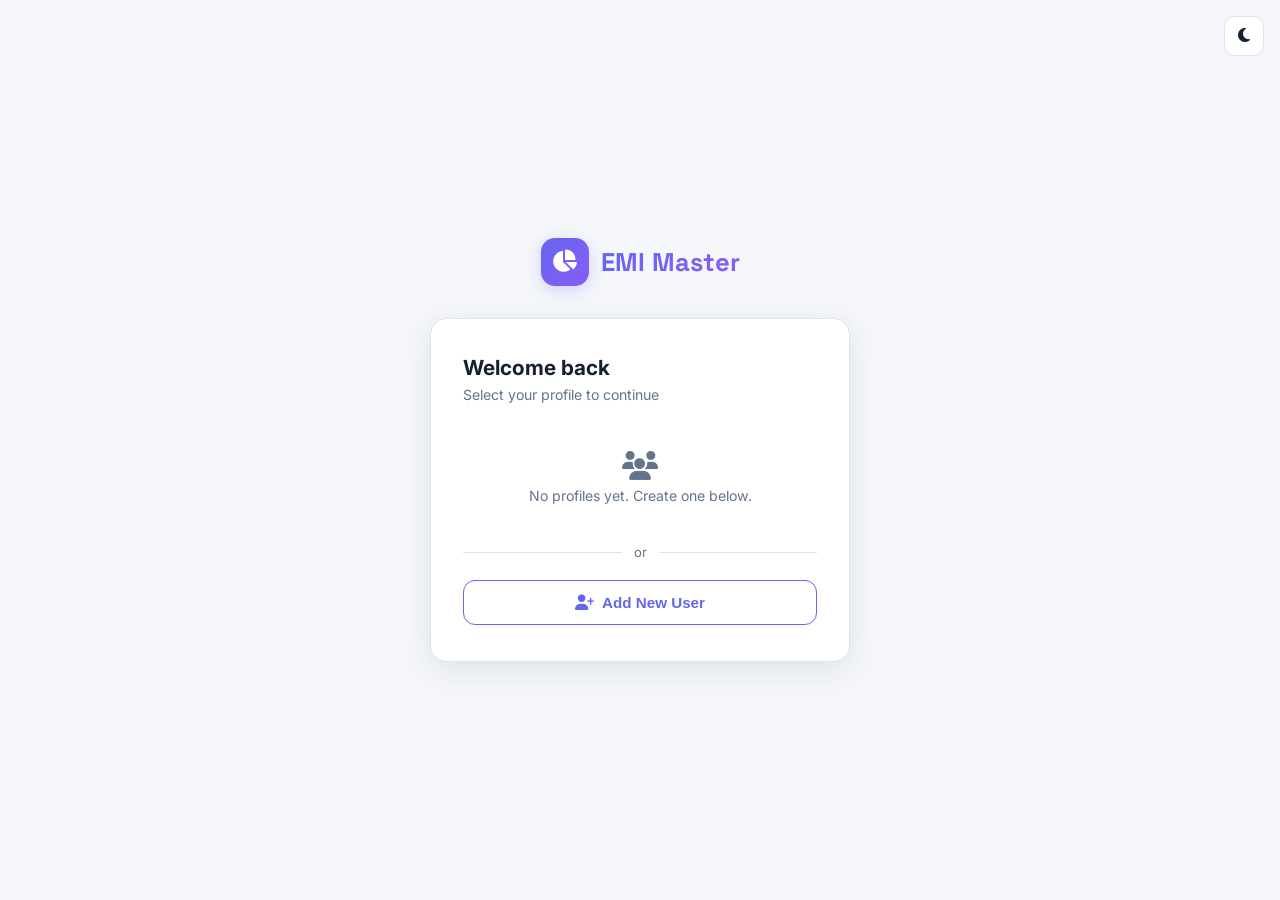
<file: index.html>
<!DOCTYPE html>
<html lang="en">
<head>
<meta charset="UTF-8">
<meta name="viewport" content="width=device-width, initial-scale=1.0">
<title>EMI Master — Smart Debt Analysis & Freedom Planner</title>
<link href="https://fonts.googleapis.com/css2?family=Inter:wght@300;400;500;600;700;800;900&family=Space+Grotesk:wght@500;700&display=swap" rel="stylesheet">
<link href="https://cdnjs.cloudflare.com/ajax/libs/font-awesome/6.5.0/css/all.min.css" rel="stylesheet">
<style>
:root {
  --bg: #f5f7fb;
  --bg2: #edf2f9;
  --card: #ffffff;
  --card2: #eef2ff;
  --card3: #e2e8f0;
  --accent: #4656c8;
  --accent2: #7461cf;
  --accent-glow: rgba(70,86,200,0.2);
  --good: #10b981;
  --good-glow: rgba(16,185,129,0.2);
  --warn: #f59e0b;
  --bad: #ef4444;
  --bad-glow: rgba(239,68,68,0.15);
  --txt: #172033;
  --txt2: #44516a;
  --muted: #64748b;
  --line: #dbe3ef;
  --gradient1: linear-gradient(135deg, #6366f1, #8b5cf6);
  --gradient2: linear-gradient(135deg, #10b981, #06b6d4);
  --gradient3: linear-gradient(135deg, #f59e0b, #ef4444);
  --radius: 16px;
  --shadow: 0 8px 32px rgba(30,41,59,0.08);
}
[data-theme="dark"] {
  --bg: #0a0e1a; --bg2: #111827; --card: #1a2235; --card2: #1f2a40; --card3: #243049;
  --accent: #818cf8; --accent2: #a78bfa; --accent-glow: rgba(129,140,248,0.3);
  --txt: #f1f5f9; --txt2: #cbd5e1; --muted: #94a3b8; --line: #2d3a50;
  --shadow: 0 8px 32px rgba(0,0,0,0.4);
}
* { box-sizing: border-box; margin: 0; padding: 0; }
html { scroll-behavior: smooth; }
body {
  font-family: 'Inter', system-ui, sans-serif;
  background: var(--bg);
  color: var(--txt);
  line-height: 1.6;
  overflow-x: hidden;
}

/* NAVBAR */
.navbar {
  position: fixed; top: 0; left: 0; right: 0; z-index: 1000;
  background: color-mix(in srgb, var(--bg) 88%, transparent);
  backdrop-filter: blur(20px);
  border-bottom: 1px solid var(--line);
  padding: 14px 32px;
  display: flex; align-items: center; justify-content: space-between;
}

/* Daylight theme + mobile-first comfort improvements */
.nav-actions { display:flex; align-items:center; gap:8px; }
.icon-button { width:40px; height:40px; border:1px solid var(--line); border-radius:10px; background:var(--card); color:var(--txt); cursor:pointer; font-size:1rem; }
.icon-button:hover { color:var(--accent); border-color:var(--accent); }
.mobile-menu { position:fixed; top:67px; left:0; right:0; z-index:999; box-shadow:var(--shadow); }
.app-heading { display:flex; align-items:flex-start; justify-content:space-between; gap:16px; }
.save-status { color:var(--muted); font-size:.8rem; margin-top:4px; }
.quick-actions { display:flex; flex-wrap:wrap; gap:8px; justify-content:flex-end; }
.quick-actions .btn { padding:9px 12px; font-size:.8rem; }
.quick-summary { display:grid; grid-template-columns:repeat(3,1fr); gap:12px; margin:0 0 24px; }
.summary-chip { background:var(--card); border:1px solid var(--line); border-radius:12px; padding:12px 14px; }
.summary-chip span { display:block; color:var(--muted); font-size:.74rem; text-transform:uppercase; letter-spacing:.04em; }
.summary-chip strong { display:block; margin-top:2px; font-size:1.05rem; }
.toast { position:fixed; left:50%; bottom:24px; z-index:3000; transform:translate(-50%,100px); opacity:0; background:var(--txt); color:var(--card); padding:12px 16px; border-radius:12px; box-shadow:var(--shadow); transition:.25s ease; font-size:.9rem; }
.toast.show { transform:translate(-50%,0); opacity:1; }
.skip-link { position:absolute; left:-10000px; top:auto; }
.skip-link:focus { left:16px; top:12px; z-index:4000; background:var(--accent); color:white; padding:10px 14px; border-radius:8px; }
button, input, select { min-height:44px; }
@media (max-width: 768px) {
  .nav-logo { width:36px; height:36px; border-radius:10px; font-size:1rem; }
  .nav-title { font-size:1.1rem; }
  .nav-actions .icon-button { width:36px; height:36px; min-height:36px; }
  .mobile-menu { top:61px; }
  .app-heading { display:block; }
  .quick-actions { justify-content:flex-start; margin:14px 0 18px; overflow-x:auto; flex-wrap:nowrap; padding-bottom:2px; }
  .quick-actions .btn { width:auto; min-width:max-content; }
  .quick-summary { grid-template-columns:1fr; gap:8px; }
  .summary-chip { display:flex; justify-content:space-between; align-items:center; }
  .summary-chip strong { margin:0; }
  .tabs { position:sticky; top:60px; z-index:20; box-shadow:0 5px 12px rgba(30,41,59,.08); }
  .tab { min-height:44px; }
  .modal-overlay { padding:0; align-items:flex-end; }
  .modal { max-width:none; max-height:88vh; border-radius:20px 20px 0 0; padding:24px 20px calc(24px + env(safe-area-inset-bottom)); }
  .modal-actions { position:sticky; bottom:-24px; background:var(--card); padding:14px 0 env(safe-area-inset-bottom); }
  .modal-actions .btn { width:auto; min-width:120px; }
}
.nav-brand {
  display: flex; align-items: center; gap: 12px;
}
.nav-logo {
  width: 42px; height: 42px; border-radius: 12px;
  background: var(--gradient1);
  display: flex; align-items: center; justify-content: center;
  font-size: 1.3rem; font-weight: 800; color: white;
  box-shadow: 0 4px 16px var(--accent-glow);
}
.nav-title {
  font-family: 'Space Grotesk', sans-serif;
  font-size: 1.4rem; font-weight: 700;
  background: var(--gradient1);
  -webkit-background-clip: text; background-clip: text; color: transparent;
}
.nav-links { display: flex; gap: 8px; }
.nav-links a {
  color: var(--txt2); text-decoration: none; padding: 8px 16px;
  border-radius: 8px; font-size: 0.88rem; font-weight: 500;
  transition: all 0.3s;
}
.nav-links a:hover, .nav-links a.active {
  background: var(--card2); color: var(--accent);
}
.nav-toggle {
  display: none; background: none; border: none; color: var(--txt);
  font-size: 1.3rem; cursor: pointer; padding: 4px 8px;
}
.mobile-menu {
  display: none; flex-direction: column; gap: 4px;
  background: var(--card); border-bottom: 1px solid var(--line);
  padding: 12px 16px;
}
.mobile-menu.open { display: flex; }
.mobile-menu a {
  color: var(--txt2); text-decoration: none; padding: 10px 14px;
  border-radius: 8px; font-size: 0.9rem; font-weight: 500; transition: all 0.2s;
}
.mobile-menu a:hover, .mobile-menu a.active { background: var(--card2); color: var(--accent); }

/* HERO */
.hero {
  padding: 110px 32px 40px;
  text-align: center;
  position: relative;
  overflow: hidden;
}
.hero::before {
  content: '';
  position: absolute; top: -50%; left: -50%; width: 200%; height: 200%;
  background: radial-gradient(ellipse at center, rgba(99,102,241,0.08) 0%, transparent 60%);
  animation: pulse 8s ease-in-out infinite;
}
@keyframes pulse { 0%,100%{opacity:0.5;transform:scale(1)} 50%{opacity:1;transform:scale(1.05)} }
.hero-content { position: relative; z-index: 1; max-width: 800px; margin: 0 auto; }
.hero h1 {
  font-family: 'Space Grotesk', sans-serif;
  font-size: 3.5rem; font-weight: 800; line-height: 1.15;
  margin-bottom: 20px;
}
.hero h1 span {
  background: var(--gradient1);
  -webkit-background-clip: text; background-clip: text; color: transparent;
}
.hero p { font-size: 1.2rem; color: var(--txt2); max-width: 600px; margin: 0 auto 32px; }
.hero-btns { display: flex; gap: 16px; justify-content: center; flex-wrap: wrap; }
.btn {
  padding: 14px 28px; border-radius: 12px; font-size: 0.95rem;
  font-weight: 600; text-decoration: none; cursor: pointer;
  border: none; transition: all 0.3s; display: inline-flex; align-items: center; gap: 8px;
}
.btn-primary {
  background: var(--gradient1); color: white;
  box-shadow: 0 6px 24px var(--accent-glow);
}
.btn-primary:hover { transform: translateY(-2px); box-shadow: 0 8px 32px var(--accent-glow); }
.btn-outline {
  background: transparent; color: var(--accent);
  border: 2px solid var(--accent);
}
.btn-outline:hover { background: rgba(99,102,241,0.1); }

/* FEATURES */
.section { padding: 80px 32px; max-width: 1200px; margin: 0 auto; }
.section-title {
  font-family: 'Space Grotesk', sans-serif;
  font-size: 2.2rem; font-weight: 700; text-align: center; margin-bottom: 12px;
}
.section-sub { text-align: center; color: var(--muted); margin-bottom: 48px; font-size: 1.05rem; }
.features-grid {
  display: grid; grid-template-columns: repeat(auto-fit, minmax(300px, 1fr));
  gap: 24px;
}
.feature-card {
  background: var(--card); border: 1px solid var(--line);
  border-radius: var(--radius); padding: 32px;
  transition: all 0.3s; position: relative; overflow: hidden;
}
.feature-card:hover {
  transform: translateY(-4px); border-color: var(--accent);
  box-shadow: 0 12px 40px rgba(99,102,241,0.15);
}
.feature-icon {
  width: 56px; height: 56px; border-radius: 14px;
  display: flex; align-items: center; justify-content: center;
  font-size: 1.4rem; margin-bottom: 18px;
}
.feature-card h3 { font-size: 1.15rem; margin-bottom: 8px; }
.feature-card p { color: var(--txt2); font-size: 0.92rem; }

/* APP SECTION */
.app-section {
  background: var(--bg2); padding: 80px 32px; border-top: 1px solid var(--line);
}
.app-container { max-width: 1200px; margin: 0 auto; }

/* TABS */
.tabs {
  display: flex; gap: 4px; background: var(--card);
  border-radius: 14px; padding: 6px; margin-bottom: 32px;
  overflow-x: auto;
}
.tab {
  padding: 12px 24px; border-radius: 10px; cursor: pointer;
  font-size: 0.88rem; font-weight: 500; color: var(--muted);
  transition: all 0.3s; white-space: nowrap;
  border: none; background: none;
}
.tab.active { background: var(--accent); color: white; }
.tab:hover:not(.active) { color: var(--txt); background: var(--card2); }
.tab-content { display: none; animation: fadeIn 0.4s; }
.tab-content.active { display: block; }
@keyframes fadeIn { from{opacity:0;transform:translateY(10px)} to{opacity:1;transform:none} }

/* FORM */
.form-grid { display: grid; grid-template-columns: repeat(auto-fit, minmax(280px, 1fr)); gap: 20px; }
.form-group { margin-bottom: 16px; }
.form-group label {
  display: block; font-size: 0.82rem; font-weight: 600;
  color: var(--muted); text-transform: uppercase; letter-spacing: 0.5px;
  margin-bottom: 6px;
}
.form-group input, .form-group select {
  width: 100%; padding: 12px 16px; border-radius: 10px;
  border: 1px solid var(--line); background: var(--card2);
  color: var(--txt); font-size: 0.95rem;
  transition: border-color 0.3s;
}
.form-group input:focus, .form-group select:focus {
  outline: none; border-color: var(--accent);
  box-shadow: 0 0 0 3px var(--accent-glow);
}

/* EMI LIST */
.emi-list { margin-top: 20px; }
.emi-item {
  background: var(--card); border: 1px solid var(--line);
  border-radius: 12px; padding: 16px 20px; margin-bottom: 12px;
  display: flex; align-items: center; justify-content: space-between;
  transition: all 0.3s;
}
.emi-item:hover { border-color: var(--accent); }
.emi-item-info { display: flex; align-items: center; gap: 16px; }
.emi-item-icon {
  width: 42px; height: 42px; border-radius: 10px;
  background: var(--card2); display: flex; align-items: center;
  justify-content: center; font-size: 1.1rem;
}
.emi-item-name { font-weight: 600; font-size: 0.95rem; }
.emi-item-details { color: var(--muted); font-size: 0.82rem; margin-top: 2px; }
.emi-item-amount { font-weight: 700; font-size: 1.1rem; }
.emi-item-actions { display: flex; gap: 8px; }
.emi-item-actions button {
  width: 32px; height: 32px; border-radius: 8px; border: none;
  cursor: pointer; font-size: 0.85rem; transition: all 0.3s;
}
.btn-edit { background: rgba(99,102,241,0.15); color: var(--accent); }
.btn-delete { background: rgba(239,68,68,0.15); color: var(--bad); }
.btn-edit:hover { background: rgba(99,102,241,0.3); }
.btn-delete:hover { background: rgba(239,68,68,0.3); }

/* DASHBOARD */
.dash-grid { display: grid; grid-template-columns: repeat(4, 1fr); gap: 16px; margin-bottom: 32px; }
.kpi-card {
  background: var(--card); border: 1px solid var(--line);
  border-radius: var(--radius); padding: 24px; text-align: center;
  position: relative; overflow: hidden;
}
.kpi-card::before {
  content: ''; position: absolute; top: 0; left: 0; right: 0; height: 3px;
}
.kpi-card.accent::before { background: var(--gradient1); }
.kpi-card.good::before { background: var(--gradient2); }
.kpi-card.warn::before { background: linear-gradient(90deg, #f59e0b, #fbbf24); }
.kpi-card.bad::before { background: linear-gradient(90deg, #ef4444, #f87171); }
.kpi-label { font-size: 0.78rem; color: var(--muted); text-transform: uppercase; letter-spacing: 0.5px; }
.kpi-value { font-size: 1.8rem; font-weight: 800; margin-top: 6px; }

/* CHARTS */
.chart-container {
  background: var(--card); border: 1px solid var(--line);
  border-radius: var(--radius); padding: 24px; margin-bottom: 24px;
}
.chart-title { font-size: 1rem; font-weight: 600; margin-bottom: 16px; }
.bar-chart { display: flex; flex-direction: column; gap: 12px; }
.bar-row { display: flex; align-items: center; gap: 12px; }
.bar-label { width: 100px; font-size: 0.82rem; color: var(--txt2); flex-shrink: 0; overflow: hidden; text-overflow: ellipsis; white-space: nowrap; }
.bar-track {
  flex: 1; height: 32px; background: var(--card2);
  border-radius: 8px; overflow: hidden; position: relative;
}
.bar-fill {
  height: 100%; border-radius: 8px; display: flex;
  align-items: center; padding: 0 12px; font-size: 0.78rem;
  font-weight: 600; color: white; transition: width 0.8s ease;
  justify-content: flex-end;
}
.bar-value { font-size: 0.85rem; font-weight: 600; width: 80px; text-align: right; }

/* DONUT CHART */
.donut-wrapper { display: flex; align-items: center; justify-content: center; gap: 40px; flex-wrap: wrap; }
.donut-svg { width: 200px; height: 200px; }
.donut-legend { display: flex; flex-direction: column; gap: 12px; }
.legend-item { display: flex; align-items: center; gap: 10px; font-size: 0.88rem; }
.legend-dot { width: 12px; height: 12px; border-radius: 4px; }

/* TIMELINE */
.timeline { margin-left: 12px; padding-left: 30px; border-left: 2px solid var(--line); }
.tl-item { position: relative; margin-bottom: 28px; padding-bottom: 4px; }
.tl-item::before {
  content: ''; position: absolute; left: -39px; top: 4px;
  width: 16px; height: 16px; border-radius: 50%;
  background: var(--accent); box-shadow: 0 0 0 4px var(--accent-glow);
}
.tl-item.complete::before { background: var(--good); box-shadow: 0 0 0 4px var(--good-glow); }
.tl-date { font-weight: 700; color: var(--accent); font-size: 0.95rem; }
.tl-item.complete .tl-date { color: var(--good); }
.tl-text { color: var(--txt2); font-size: 0.9rem; margin-top: 4px; }
.tl-badge {
  display: inline-block; padding: 3px 12px; border-radius: 20px;
  font-size: 0.75rem; font-weight: 600; margin-top: 6px;
}
.tl-badge.freed { background: rgba(16,185,129,0.15); color: var(--good); }

/* TABLE */
.data-table { width: 100%; border-collapse: collapse; font-size: 0.9rem; }
.data-table th {
  padding: 14px 16px; text-align: left; font-size: 0.78rem;
  text-transform: uppercase; letter-spacing: 0.5px;
  color: var(--accent); background: var(--card2);
  border-bottom: 1px solid var(--line);
}
.data-table td { padding: 14px 16px; border-bottom: 1px solid var(--line); }
.data-table tr:hover td { background: rgba(99,102,241,0.04); }
.data-table .num { text-align: right; font-variant-numeric: tabular-nums; }
.data-table tfoot td { font-weight: 700; background: var(--card2); }

/* TIPS */
.tips-grid { display: grid; grid-template-columns: repeat(auto-fit, minmax(320px, 1fr)); gap: 20px; }
.tip-card {
  background: var(--card); border: 1px solid var(--line);
  border-radius: var(--radius); padding: 24px;
}
.tip-card h4 { margin-bottom: 12px; display: flex; align-items: center; gap: 10px; }
.tip-list { list-style: none; }
.tip-list li {
  padding: 8px 0 8px 24px; position: relative;
  border-bottom: 1px solid var(--line); color: var(--txt2); font-size: 0.9rem;
}
.tip-list li:last-child { border-bottom: none; }
.tip-list li::before { content: '→'; position: absolute; left: 0; color: var(--accent); font-weight: 700; }

/* ALERT */
.alert-box {
  border-radius: 12px; padding: 18px 22px; margin: 20px 0;
  border: 1px solid; display: flex; align-items: flex-start; gap: 14px;
}
.alert-box.danger { background: var(--bad-glow); border-color: var(--bad); }
.alert-box.success { background: var(--good-glow); border-color: var(--good); }
.alert-box.info { background: rgba(99,102,241,0.1); border-color: var(--accent); }
.alert-icon { font-size: 1.3rem; flex-shrink: 0; margin-top: 2px; }

/* FOOTER */
.footer {
  background: var(--card); border-top: 1px solid var(--line);
  padding: 48px 32px; text-align: center;
}
.footer-brand { font-family: 'Space Grotesk'; font-size: 1.3rem; font-weight: 700; margin-bottom: 8px; }
.footer p { color: var(--muted); font-size: 0.88rem; }

/* RESPONSIVE */
@media (max-width: 768px) {
  .hero h1 { font-size: 2.2rem; }
  .hero p { font-size: 1rem; }
  .hero { padding: 90px 16px 32px; }
  .dash-grid { grid-template-columns: repeat(2, 1fr) !important; }
  .navbar { padding: 12px 16px; }
  .nav-links { display: none; }
  .nav-toggle { display: block; }
  .section { padding: 48px 16px; }
  .app-section { padding: 48px 16px; }
  .donut-wrapper { flex-direction: column; gap: 20px; }
  .kpi-value { font-size: 1.4rem; }
  .tabs { border-radius: 10px; }
  .tab { padding: 10px 14px; font-size: 0.8rem; }
  .emi-item { flex-wrap: wrap; gap: 10px; }
  .emi-item-info { flex: 1; min-width: 0; }
  .emi-item-name { font-size: 0.88rem; }
  .emi-item-details { font-size: 0.75rem; white-space: normal; }
  .bar-label { width: 80px; font-size: 0.75rem; }
  .chart-container { padding: 16px; }
  .modal { padding: 20px; }
  .phases { flex-wrap: wrap; gap: 16px; }
  .phases::before { display: none; }
}
@media (max-width: 480px) {
  .dash-grid { grid-template-columns: 1fr !important; }
  .hero h1 { font-size: 1.7rem; }
  .section-title { font-size: 1.6rem; }
  .kpi-value { font-size: 1.3rem; }
  .bar-label { width: 70px; }
  .hero-btns { flex-direction: column; align-items: center; }
  .btn { width: 100%; max-width: 280px; justify-content: center; }
}

/* MODAL */
.modal-overlay {
  position: fixed; top: 0; left: 0; right: 0; bottom: 0;
  background: rgba(0,0,0,0.7); backdrop-filter: blur(4px);
  display: none; align-items: center; justify-content: center;
  z-index: 2000; padding: 20px;
}
.modal-overlay.show { display: flex; }
.modal {
  background: var(--card); border: 1px solid var(--line);
  border-radius: var(--radius); padding: 32px;
  width: 100%; max-width: 500px; max-height: 90vh; overflow-y: auto;
}
.modal h3 { margin-bottom: 20px; font-size: 1.2rem; }
.modal-actions { display: flex; gap: 12px; margin-top: 24px; justify-content: flex-end; }

/* PHASE INDICATOR */
.phases {
  display: flex; justify-content: center; gap: 0; margin: 48px auto;
  max-width: 900px; position: relative;
}
.phase {
  flex: 1; text-align: center; position: relative; padding: 0 8px;
}
.phase-num {
  width: 40px; height: 40px; border-radius: 50%;
  background: var(--card2); border: 2px solid var(--line);
  display: flex; align-items: center; justify-content: center;
  font-weight: 700; font-size: 0.9rem; margin: 0 auto 10px;
  position: relative; z-index: 1;
}
.phase.active .phase-num { background: var(--accent); border-color: var(--accent); color: white; }
.phase.done .phase-num { background: var(--good); border-color: var(--good); color: white; }
.phase-label { font-size: 0.78rem; color: var(--muted); }
.phase.active .phase-label { color: var(--accent); font-weight: 600; }
.phases::before {
  content: ''; position: absolute; top: 20px; left: 60px; right: 60px;
  height: 2px; background: var(--line); z-index: 0;
}

/* BALANCE CHART */
.balance-bar-row { display: flex; align-items: center; gap: 10px; margin-bottom: 6px; }
.balance-bar-row .mo-label { width: 70px; font-size: 0.78rem; color: var(--muted); text-align: right; flex-shrink: 0; }
.balance-bar-track { flex: 1; height: 24px; background: var(--card2); border-radius: 6px; overflow: hidden; position: relative; }
.balance-bar-fill { height: 100%; border-radius: 6px; transition: width 0.5s ease; display: flex; align-items: center; justify-content: flex-end; padding-right: 8px; font-size: 0.72rem; font-weight: 600; color: white; }
.balance-bar-row .mo-val { width: 90px; font-size: 0.8rem; color: var(--txt2); font-variant-numeric: tabular-nums; }

/* SCROLLBAR */
::-webkit-scrollbar { width: 8px; }
::-webkit-scrollbar-track { background: var(--bg); }
::-webkit-scrollbar-thumb { background: var(--card2); border-radius: 4px; }
::-webkit-scrollbar-thumb:hover { background: var(--card3); }
</style>
<link rel="stylesheet" href="planner.css">
</head>
<body>
<a class="skip-link" href="#app">Skip to EMI planner</a>

<!-- NAVBAR -->
<nav class="navbar">
  <div class="nav-brand">
    <div class="nav-logo"><i class="fas fa-chart-pie"></i></div>
    <span class="nav-title">EMI Master</span>
  </div>
  <div class="nav-links">
    <a href="#home" class="active">Home</a>
    <a href="#app">Analyzer</a>
    <a href="emi-about.html">Features & Roadmap</a>
  </div>
  <div class="nav-actions">
    <button class="icon-button" id="themeToggle" onclick="toggleTheme()" aria-label="Switch to dark theme" title="Switch theme"><i class="fas fa-moon"></i></button>
    <button class="nav-toggle" onclick="toggleMobileMenu()" aria-label="Menu" aria-expanded="false"><i class="fas fa-bars"></i></button>
  </div>
</nav>
<div class="mobile-menu" id="mobileMenu">
  <a href="#home" onclick="closeMobileMenu()">Home</a>
  <a href="#app" onclick="closeMobileMenu()">Analyzer</a>
  <a href="emi-about.html">Features & Roadmap</a>
</div>

<!-- HERO -->
<section class="hero" id="home">
  <div class="hero-content">
    <h1>Take Control of Your <span>EMIs & Debts</span></h1>
    <p>Smart analysis, visual insights, and a clear debt-freedom roadmap — all in one beautiful dashboard. Enter your data, get instant clarity.</p>
    <div class="hero-btns">
      <a href="#app" class="btn btn-primary"><i class="fas fa-rocket"></i> Start Analysis</a>
      <a href="emi-about.html" class="btn btn-outline"><i class="fas fa-info-circle"></i> Features & Roadmap</a>
    </div>
  </div>
</section>

<!-- MAIN APP -->
<section class="app-section" id="app">
  <div class="app-container">
    <div class="app-heading">
      <div><h2 class="section-title" style="text-align:left;margin-bottom:8px">EMI Planner</h2><p class="section-sub" style="text-align:left;margin-bottom:0">Your private, simple plan for every monthly payment.</p></div>
      <div class="quick-actions">
        <button class="btn btn-outline" onclick="exportData()"><i class="fas fa-download"></i> Export</button>
        <button class="btn btn-outline" onclick="document.getElementById('importFile').click()"><i class="fas fa-upload"></i> Import</button>
        <button class="btn btn-primary" onclick="runAnalysis()"><i class="fas fa-chart-line"></i> View plan</button>
        <input id="importFile" type="file" accept="application/json" hidden onchange="importData(event)">
      </div>
    </div>
    <div class="save-status" id="saveStatus" aria-live="polite">Saved on this device</div>
    <div class="quick-summary" id="quickSummary" aria-live="polite"></div>

    <!-- TABS -->
    <div class="tabs">
      <button class="tab active" onclick="switchTab('input', this)"><i class="fas fa-edit"></i>&nbsp; My Money</button>
      <button class="tab" onclick="switchTab('calculator', this)"><i class="fas fa-calculator"></i>&nbsp; Calculator</button>
      <button class="tab" onclick="switchTab('dashboard', this)"><i class="fas fa-tachometer-alt"></i>&nbsp; Overview</button>
      <button class="tab" onclick="switchTab('timeline', this)"><i class="fas fa-calendar-alt"></i>&nbsp; Timeline</button>
      <button class="tab" onclick="switchTab('strategy', this)"><i class="fas fa-chess"></i>&nbsp; Strategy</button>
      <button class="tab" onclick="switchTab('balance', this)"><i class="fas fa-chart-area"></i>&nbsp; Balances</button>
      <button class="tab" onclick="switchTab('details', this)"><i class="fas fa-table"></i>&nbsp; Details</button>
    </div>

    <!-- TAB: INPUT -->
    <div class="tab-content active" id="tab-input">
      <div class="chart-container">
        <div class="chart-title"><i class="fas fa-wallet"></i> Income & Expenses</div>
        <div class="form-grid">
          <div class="form-group">
            <label>Monthly Salary (₹)</label>
            <input type="number" id="salary" placeholder="e.g. 55000" value="55000">
          </div>
          <div class="form-group">
            <label>Other Income (₹)</label>
            <input type="number" id="otherIncome" placeholder="e.g. 5000" value="0">
          </div>
          <div class="form-group">
            <label>Living Expenses (₹)</label>
            <input type="number" id="expenses" placeholder="e.g. 15000" value="15000">
          </div>
          <div class="form-group">
            <label>Emergency Fund Target (₹)</label>
            <input type="number" id="emergencyFund" placeholder="e.g. 30000" value="30000">
          </div>
        </div>
      </div>

      <div class="chart-container">
        <div class="chart-title" style="display:flex;justify-content:space-between;align-items:center">
          <span><i class="fas fa-credit-card"></i> Your EMIs / Loans</span>
          <button class="btn btn-primary" onclick="openAddModal()" style="padding:8px 16px;font-size:0.82rem">
            <i class="fas fa-plus"></i> Add EMI
          </button>
        </div>
        <div class="emi-list" id="emiList"></div>
        <div id="noEmi" style="text-align:center;padding:40px;color:var(--muted)">
          <i class="fas fa-inbox" style="font-size:2rem;margin-bottom:12px;display:block"></i>
          No EMIs added yet. Click "Add EMI" to start.
        </div>
      </div>

      <div style="text-align:center;margin-top:24px">
        <button class="btn btn-primary" onclick="runAnalysis()" style="padding:16px 40px;font-size:1rem">
          <i class="fas fa-magic"></i> Run Complete Analysis
        </button>
      </div>
    </div>

    <!-- TAB: EMI CALCULATOR -->
    <div class="tab-content" id="tab-calculator">
      <div class="chart-container">
        <div class="chart-title"><i class="fas fa-calculator"></i> EMI Calculator</div>
        <p style="color:var(--muted);font-size:0.88rem;margin-bottom:16px">Calculate monthly EMI before taking a new loan</p>
        <div class="form-grid">
          <div class="form-group"><label>Loan Amount (₹)</label><input type="number" id="calcPrincipal" placeholder="e.g. 500000"></div>
          <div class="form-group"><label>Interest Rate (% p.a.)</label><input type="number" id="calcRate" placeholder="e.g. 12" step="0.1"></div>
          <div class="form-group"><label>Tenure (Months)</label><input type="number" id="calcTenure" placeholder="e.g. 36"></div>
          <div class="form-group" style="display:flex;align-items:flex-end"><button class="btn btn-primary" onclick="calculateEmi()" style="width:100%;justify-content:center"><i class="fas fa-calculator"></i> Calculate</button></div>
        </div>
      </div>
      <div id="calcResult" style="display:none">
        <div class="dash-grid" style="grid-template-columns:repeat(4,1fr);margin-bottom:24px" id="calcKpis"></div>
        <div class="chart-container">
          <div class="chart-title">Payment Breakdown</div>
          <div class="donut-wrapper">
            <svg class="donut-svg" viewBox="0 0 42 42" id="calcDonut"></svg>
            <div class="donut-legend" id="calcLegend"></div>
          </div>
        </div>
        <div class="chart-container">
          <div class="chart-title"><i class="fas fa-exchange-alt"></i> Yearly Amortization</div>
          <div style="overflow-x:auto"><table class="data-table" id="calcAmortTable"></table></div>
        </div>
        <div style="text-align:center;margin-top:16px">
          <button class="btn btn-outline" onclick="addCalcAsEmi()" style="padding:10px 24px"><i class="fas fa-plus"></i> Add This as EMI</button>
        </div>
      </div>
    </div>

    <!-- TAB: DASHBOARD -->
    <div class="tab-content" id="tab-dashboard">
      <div class="dash-grid" id="kpiGrid"></div>
      <div class="chart-container">
        <div class="chart-title">Salary Allocation Breakdown</div>
        <div class="donut-wrapper">
          <svg class="donut-svg" viewBox="0 0 42 42" id="donutChart"></svg>
          <div class="donut-legend" id="donutLegend"></div>
        </div>
      </div>
      <div class="chart-container">
        <div class="chart-title">EMI Distribution by Loan</div>
        <div class="bar-chart" id="emiBarChart"></div>
      </div>
      <div id="healthAlert"></div>
    </div>

    <!-- TAB: TIMELINE -->
    <div class="tab-content" id="tab-timeline">
      <div class="chart-container">
        <div class="chart-title"><i class="fas fa-flag-checkered"></i> Debt Freedom Timeline</div>
        <div class="timeline" id="timelineView"></div>
      </div>
      <div class="chart-container">
        <div class="chart-title">Free Cash Growth Projection</div>
        <div class="bar-chart" id="cashGrowthChart"></div>
      </div>
    </div>

    <!-- TAB: STRATEGY -->
    <div class="tab-content" id="tab-strategy">
      <div class="chart-container" id="prepaySection">
        <div class="chart-title"><i class="fas fa-forward"></i> Prepayment Simulator</div>
        <p style="color:var(--muted);font-size:0.88rem;margin-bottom:14px">See how paying extra each month saves interest and reduces tenure</p>
        <div class="form-grid" style="margin-bottom:16px">
          <div class="form-group"><label>Extra Monthly Payment (₹)</label><input type="number" id="prepayAmount" placeholder="e.g. 5000" value="5000"></div>
          <div class="form-group" style="display:flex;align-items:flex-end"><button class="btn btn-primary" onclick="simulatePrepay()" style="width:100%;justify-content:center"><i class="fas fa-bolt"></i> Simulate</button></div>
        </div>
        <div id="prepayResult"></div>
      </div>
      <div class="tips-grid" id="strategyCards"></div>
    </div>

    <!-- TAB: LOAN BALANCE -->
    <div class="tab-content" id="tab-balance">
      <div class="chart-container">
        <div class="chart-title" style="display:flex;justify-content:space-between;align-items:center;flex-wrap:wrap;gap:12px">
          <span><i class="fas fa-chart-area"></i> Month-by-Month Loan Balance Reduction</span>
          <select id="balanceLoanSelect" onchange="renderBalanceChart()" style="padding:8px 14px;border-radius:8px;border:1px solid var(--line);background:var(--card2);color:var(--txt);font-size:0.85rem"></select>
        </div>
        <div id="balanceChartArea" style="margin-top:16px"></div>
      </div>
      <div class="chart-container">
        <div class="chart-title"><i class="fas fa-table"></i> Balance Schedule</div>
        <div style="overflow-x:auto">
          <table class="data-table" id="balanceTable"></table>
        </div>
      </div>
      <div class="chart-container">
        <div class="chart-title"><i class="fas fa-layer-group"></i> Total Debt Reduction Over Time</div>
        <div id="totalDebtChart" class="bar-chart"></div>
      </div>
    </div>

    <!-- TAB: DETAILS -->
    <div class="tab-content" id="tab-details">
      <div class="dash-grid" style="grid-template-columns:repeat(3,1fr);margin-bottom:24px" id="detailKpis"></div>
      <div class="chart-container" style="padding:0;overflow:hidden">
        <table class="data-table" id="detailsTable"></table>
      </div>
    </div>
  </div>
</section>

<!-- ADD EMI MODAL -->
<div class="modal-overlay" id="emiModal">
  <div class="modal">
    <h3 id="modalTitle"><i class="fas fa-plus-circle"></i> Add New EMI</h3>
    <div class="form-group">
      <label>Loan Name</label>
      <input type="text" id="emiName" placeholder="e.g. ICICI Credit Card Loan">
    </div>
    <div class="form-group">
      <label>Monthly EMI (₹)</label>
      <input type="number" id="emiAmount" placeholder="e.g. 10000">
    </div>
    <div class="form-group">
      <label>Pending Installments</label>
      <input type="number" id="emiPending" placeholder="e.g. 18">
    </div>
    <div class="form-group">
      <label>Interest Rate (% p.a.) — Optional</label>
      <input type="number" id="emiRate" placeholder="e.g. 14" step="0.1">
    </div>
    <div class="form-group">
      <label>Loan Type</label>
      <select id="emiType">
        <option value="personal">Personal Loan</option>
        <option value="credit">Credit Card EMI</option>
        <option value="vehicle">Vehicle Loan</option>
        <option value="home">Home Loan</option>
        <option value="education">Education Loan</option>
        <option value="insurance">Insurance</option>
        <option value="other">Other</option>
      </select>
    </div>
    <input type="hidden" id="editIndex" value="-1">
    <div class="modal-actions">
      <button class="btn btn-outline" onclick="closeModal()">Cancel</button>
      <button class="btn btn-primary" onclick="saveEmi()">Save EMI</button>
    </div>
  </div>
</div>

<div class="toast" id="toast" role="status" aria-live="polite"></div>

<!-- FOOTER -->
<footer class="footer">
  <div class="footer-brand">EMI Master</div>
  <p>Smart Debt Analysis & Freedom Planning Tool</p>
  <p style="margin-top:8px;font-size:0.78rem">Built for personal financial planning · All calculations are indicative</p>
</footer>

<script src="loan-model.js"></script>
<script src="planner.js" data-profile-required></script>
</body>
</html>
</file>
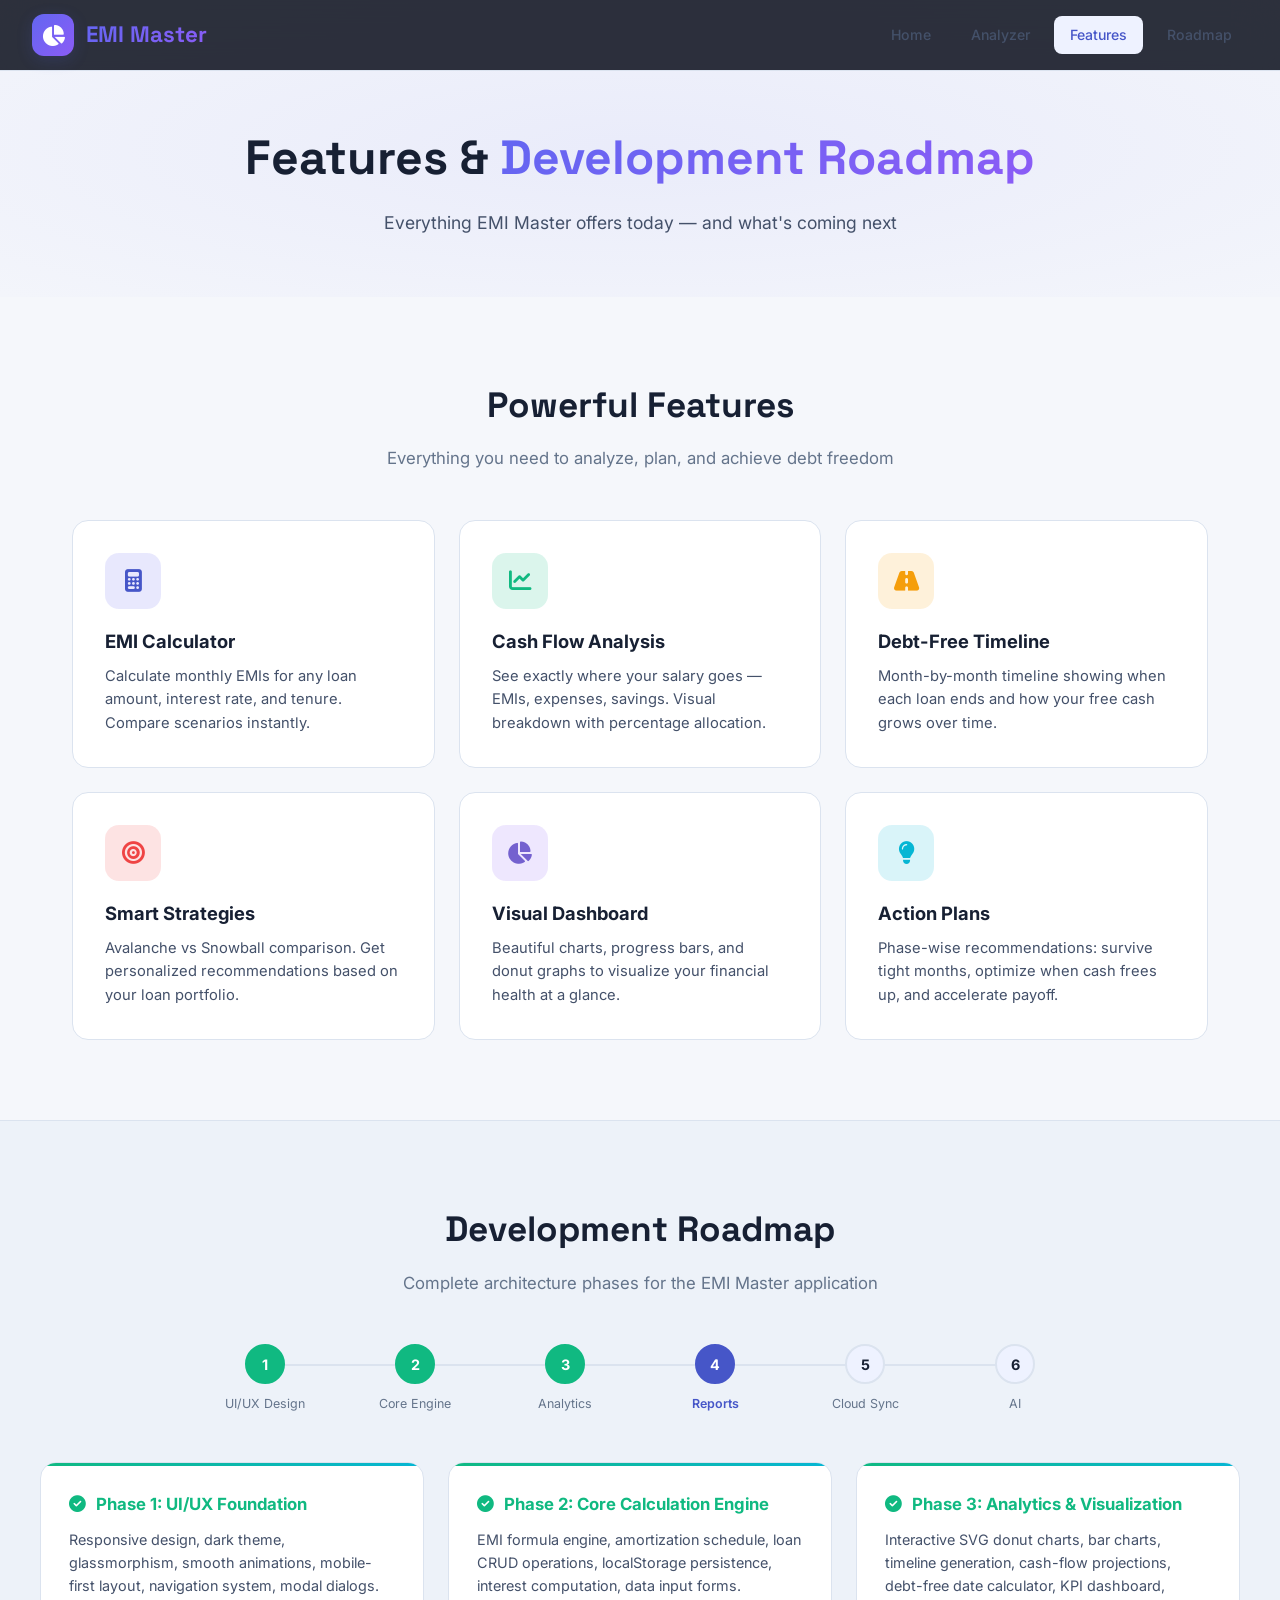
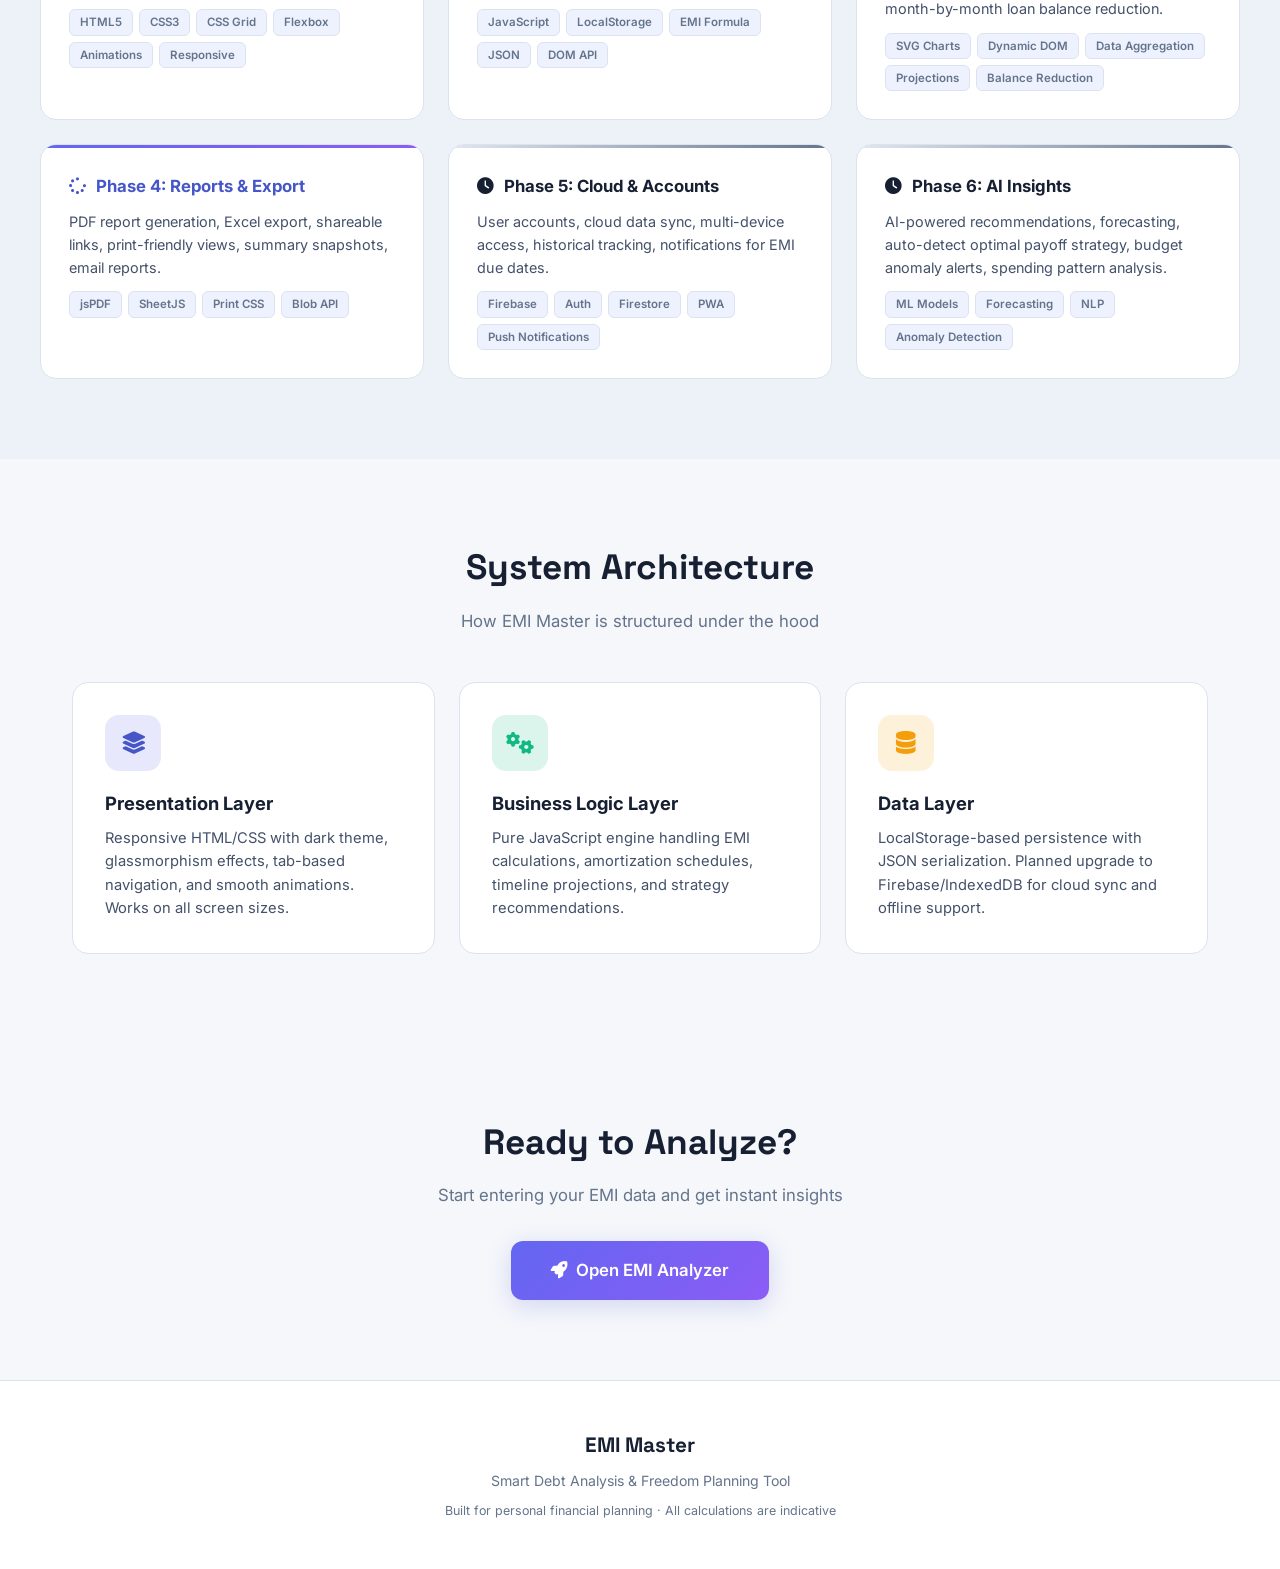
<file: emi-about.html>
<!DOCTYPE html>
<html lang="en">
<head>
<meta charset="UTF-8">
<meta name="viewport" content="width=device-width, initial-scale=1.0">
<title>EMI Master — Features & Roadmap</title>
<link href="https://fonts.googleapis.com/css2?family=Inter:wght@300;400;500;600;700;800;900&family=Space+Grotesk:wght@500;700&display=swap" rel="stylesheet">
<link href="https://cdnjs.cloudflare.com/ajax/libs/font-awesome/6.5.0/css/all.min.css" rel="stylesheet">
<style>
:root {
  --bg: #f5f7fb; --bg2: #edf2f9; --card: #ffffff; --card2: #eef2ff; --card3: #e2e8f0;
  --accent: #4656c8; --accent2: #7461cf; --accent-glow: rgba(70,86,200,0.2);
  --good: #10b981; --warn: #f59e0b; --bad: #ef4444;
  --txt: #172033; --txt2: #44516a; --muted: #64748b; --line: #dbe3ef;
  --gradient1: linear-gradient(135deg, #6366f1, #8b5cf6);
  --radius: 16px;
}
[data-theme="dark"] {
  --bg: #0a0e1a; --bg2: #111827; --card: #1a2235; --card2: #1f2a40; --card3: #243049;
  --accent: #818cf8; --accent2: #a78bfa; --accent-glow: rgba(129,140,248,0.3);
  --txt: #f1f5f9; --txt2: #cbd5e1; --muted: #94a3b8; --line: #2d3a50;
}
* { box-sizing: border-box; margin: 0; padding: 0; }
html { scroll-behavior: smooth; }
body {
  font-family: 'Inter', system-ui, sans-serif;
  background: var(--bg); color: var(--txt); line-height: 1.6; overflow-x: hidden;
}

/* NAVBAR */
.navbar {
  position: fixed; top: 0; left: 0; right: 0; z-index: 1000;
  background: rgba(10,14,26,0.85); backdrop-filter: blur(20px);
  border-bottom: 1px solid var(--line); padding: 14px 32px;
  display: flex; align-items: center; justify-content: space-between;
}
.nav-brand { display: flex; align-items: center; gap: 12px; text-decoration: none; }
.nav-logo {
  width: 42px; height: 42px; border-radius: 12px; background: var(--gradient1);
  display: flex; align-items: center; justify-content: center;
  font-size: 1.3rem; font-weight: 800; color: white;
  box-shadow: 0 4px 16px var(--accent-glow);
}
.nav-title {
  font-family: 'Space Grotesk', sans-serif; font-size: 1.4rem; font-weight: 700;
  background: var(--gradient1); -webkit-background-clip: text; background-clip: text; color: transparent;
}
.nav-links { display: flex; gap: 8px; }
.nav-links a {
  color: var(--txt2); text-decoration: none; padding: 8px 16px;
  border-radius: 8px; font-size: 0.88rem; font-weight: 500; transition: all 0.3s;
}
.nav-links a:hover, .nav-links a.active { background: var(--card2); color: var(--accent); }
.nav-toggle {
  display: none; background: none; border: none; color: var(--txt);
  font-size: 1.3rem; cursor: pointer; padding: 4px 8px;
}
.mobile-menu {
  display: none; flex-direction: column; gap: 4px;
  background: var(--card); border-bottom: 1px solid var(--line); padding: 12px 16px;
}
.mobile-menu.open { display: flex; }
.mobile-menu a {
  color: var(--txt2); text-decoration: none; padding: 10px 14px;
  border-radius: 8px; font-size: 0.9rem; font-weight: 500; transition: all 0.2s;
}
.mobile-menu a:hover, .mobile-menu a.active { background: var(--card2); color: var(--accent); }

/* PAGE HEADER */
.page-header {
  padding: 120px 32px 60px; text-align: center; position: relative; overflow: hidden;
}
.page-header::before {
  content: ''; position: absolute; top: -50%; left: -50%; width: 200%; height: 200%;
  background: radial-gradient(ellipse at center, rgba(99,102,241,0.08) 0%, transparent 60%);
}
.page-header h1 {
  font-family: 'Space Grotesk', sans-serif; font-size: 3rem; font-weight: 800;
  position: relative; z-index: 1;
}
.page-header h1 span {
  background: var(--gradient1); -webkit-background-clip: text; background-clip: text; color: transparent;
}
.page-header p { color: var(--txt2); font-size: 1.1rem; margin-top: 12px; position: relative; z-index: 1; }

/* SECTIONS */
.section { padding: 80px 32px; max-width: 1200px; margin: 0 auto; }
.section-title {
  font-family: 'Space Grotesk', sans-serif; font-size: 2.2rem; font-weight: 700;
  text-align: center; margin-bottom: 12px;
}
.section-sub { text-align: center; color: var(--muted); margin-bottom: 48px; font-size: 1.05rem; }

/* FEATURES GRID */
.features-grid {
  display: grid; grid-template-columns: repeat(auto-fit, minmax(300px, 1fr)); gap: 24px;
}
.feature-card {
  background: var(--card); border: 1px solid var(--line);
  border-radius: var(--radius); padding: 32px;
  transition: all 0.3s; position: relative; overflow: hidden;
}
.feature-card:hover {
  transform: translateY(-4px); border-color: var(--accent);
  box-shadow: 0 12px 40px rgba(99,102,241,0.15);
}
.feature-icon {
  width: 56px; height: 56px; border-radius: 14px;
  display: flex; align-items: center; justify-content: center;
  font-size: 1.4rem; margin-bottom: 18px;
}
.feature-card h3 { font-size: 1.15rem; margin-bottom: 8px; }
.feature-card p { color: var(--txt2); font-size: 0.92rem; }

/* PHASES */
.phases-section { background: var(--bg2); padding: 80px 32px; border-top: 1px solid var(--line); }
.phases-container { max-width: 1200px; margin: 0 auto; }
.phases {
  display: flex; justify-content: center; gap: 0; margin: 48px auto;
  max-width: 900px; position: relative;
}
.phase { flex: 1; text-align: center; position: relative; padding: 0 8px; }
.phase-num {
  width: 40px; height: 40px; border-radius: 50%;
  background: var(--card2); border: 2px solid var(--line);
  display: flex; align-items: center; justify-content: center;
  font-weight: 700; font-size: 0.9rem; margin: 0 auto 10px;
  position: relative; z-index: 1;
}
.phase.active .phase-num { background: var(--accent); border-color: var(--accent); color: white; }
.phase.done .phase-num { background: var(--good); border-color: var(--good); color: white; }
.phase-label { font-size: 0.78rem; color: var(--muted); }
.phase.active .phase-label { color: var(--accent); font-weight: 600; }
.phases::before {
  content: ''; position: absolute; top: 20px; left: 60px; right: 60px;
  height: 2px; background: var(--line); z-index: 0;
}

/* CTA */
.cta-section { padding: 80px 32px; text-align: center; }
.btn {
  padding: 14px 28px; border-radius: 12px; font-size: 0.95rem;
  font-weight: 600; text-decoration: none; cursor: pointer;
  border: none; transition: all 0.3s; display: inline-flex; align-items: center; gap: 8px;
}
.btn-primary {
  background: var(--gradient1); color: white;
  box-shadow: 0 6px 24px var(--accent-glow);
}
.btn-primary:hover { transform: translateY(-2px); box-shadow: 0 8px 32px var(--accent-glow); }

/* FOOTER */
.footer {
  background: var(--card); border-top: 1px solid var(--line);
  padding: 48px 32px; text-align: center;
}
.footer-brand { font-family: 'Space Grotesk'; font-size: 1.3rem; font-weight: 700; margin-bottom: 8px; }
.footer p { color: var(--muted); font-size: 0.88rem; }

/* ARCHITECTURE */
.arch-grid { display: grid; grid-template-columns: repeat(auto-fit, minmax(340px, 1fr)); gap: 24px; margin-top: 40px; }
.arch-card {
  background: var(--card); border: 1px solid var(--line);
  border-radius: var(--radius); padding: 28px; position: relative; overflow: hidden;
}
.arch-card::before {
  content: ''; position: absolute; top: 0; left: 0; right: 0; height: 3px;
}
.arch-card.done::before { background: linear-gradient(90deg, #10b981, #06b6d4); }
.arch-card.active::before { background: var(--gradient1); }
.arch-card.pending::before { background: linear-gradient(90deg, var(--card3), var(--muted)); }
.arch-card h4 { font-size: 1.05rem; margin-bottom: 10px; display: flex; align-items: center; gap: 10px; }
.arch-card p { color: var(--txt2); font-size: 0.9rem; margin-bottom: 12px; }
.arch-tech { display: flex; flex-wrap: wrap; gap: 6px; }
.arch-tech span {
  padding: 3px 10px; border-radius: 6px; font-size: 0.72rem; font-weight: 600;
  background: var(--card2); color: var(--muted); border: 1px solid var(--line);
}

@media (max-width: 768px) {
  .page-header h1 { font-size: 2rem; }
  .page-header { padding: 90px 16px 40px; }
  .navbar { padding: 12px 16px; }
  .nav-links { display: none; }
  .nav-toggle { display: block; }
  .section, .phases-section, .cta-section { padding: 48px 16px; }
  .phases { flex-wrap: wrap; gap: 16px; }
  .phases::before { display: none; }
  .section-title { font-size: 1.7rem; }
}

::-webkit-scrollbar { width: 8px; }
::-webkit-scrollbar-track { background: var(--bg); }
::-webkit-scrollbar-thumb { background: var(--card2); border-radius: 4px; }
</style>
</head>
<body>

<!-- NAVBAR -->
<nav class="navbar">
  <a class="nav-brand" href="index.html">
    <div class="nav-logo"><i class="fas fa-chart-pie"></i></div>
    <span class="nav-title">EMI Master</span>
  </a>
  <div class="nav-links">
    <a href="index.html">Home</a>
    <a href="index.html#app">Analyzer</a>
    <a href="#features" class="active">Features</a>
    <a href="#roadmap">Roadmap</a>
  </div>
  <button class="nav-toggle" onclick="document.getElementById('mobileMenu').classList.toggle('open')" aria-label="Menu"><i class="fas fa-bars"></i></button>
</nav>
<div class="mobile-menu" id="mobileMenu">
  <a href="index.html">Home</a>
  <a href="index.html#app">Analyzer</a>
  <a href="#features" onclick="document.getElementById('mobileMenu').classList.remove('open')">Features</a>
  <a href="#roadmap" onclick="document.getElementById('mobileMenu').classList.remove('open')">Roadmap</a>
</div>

<!-- PAGE HEADER -->
<div class="page-header">
  <h1>Features & <span>Development Roadmap</span></h1>
  <p>Everything EMI Master offers today — and what's coming next</p>
</div>

<!-- FEATURES -->
<section class="section" id="features">
  <h2 class="section-title">Powerful Features</h2>
  <p class="section-sub">Everything you need to analyze, plan, and achieve debt freedom</p>
  <div class="features-grid">
    <div class="feature-card">
      <div class="feature-icon" style="background:rgba(99,102,241,0.15);color:var(--accent)"><i class="fas fa-calculator"></i></div>
      <h3>EMI Calculator</h3>
      <p>Calculate monthly EMIs for any loan amount, interest rate, and tenure. Compare scenarios instantly.</p>
    </div>
    <div class="feature-card">
      <div class="feature-icon" style="background:rgba(16,185,129,0.15);color:var(--good)"><i class="fas fa-chart-line"></i></div>
      <h3>Cash Flow Analysis</h3>
      <p>See exactly where your salary goes — EMIs, expenses, savings. Visual breakdown with percentage allocation.</p>
    </div>
    <div class="feature-card">
      <div class="feature-icon" style="background:rgba(245,158,11,0.15);color:var(--warn)"><i class="fas fa-road"></i></div>
      <h3>Debt-Free Timeline</h3>
      <p>Month-by-month timeline showing when each loan ends and how your free cash grows over time.</p>
    </div>
    <div class="feature-card">
      <div class="feature-icon" style="background:rgba(239,68,68,0.15);color:var(--bad)"><i class="fas fa-bullseye"></i></div>
      <h3>Smart Strategies</h3>
      <p>Avalanche vs Snowball comparison. Get personalized recommendations based on your loan portfolio.</p>
    </div>
    <div class="feature-card">
      <div class="feature-icon" style="background:rgba(139,92,246,0.15);color:var(--accent2)"><i class="fas fa-chart-pie"></i></div>
      <h3>Visual Dashboard</h3>
      <p>Beautiful charts, progress bars, and donut graphs to visualize your financial health at a glance.</p>
    </div>
    <div class="feature-card">
      <div class="feature-icon" style="background:rgba(6,182,212,0.15);color:#06b6d4"><i class="fas fa-lightbulb"></i></div>
      <h3>Action Plans</h3>
      <p>Phase-wise recommendations: survive tight months, optimize when cash frees up, and accelerate payoff.</p>
    </div>
  </div>
</section>

<!-- DEVELOPMENT ROADMAP -->
<section class="phases-section" id="roadmap">
  <div class="phases-container">
    <h2 class="section-title">Development Roadmap</h2>
    <p class="section-sub">Complete architecture phases for the EMI Master application</p>

    <div class="phases">
      <div class="phase done"><div class="phase-num">1</div><div class="phase-label">UI/UX Design</div></div>
      <div class="phase done"><div class="phase-num">2</div><div class="phase-label">Core Engine</div></div>
      <div class="phase done"><div class="phase-num">3</div><div class="phase-label">Analytics</div></div>
      <div class="phase active"><div class="phase-num">4</div><div class="phase-label">Reports</div></div>
      <div class="phase"><div class="phase-num">5</div><div class="phase-label">Cloud Sync</div></div>
      <div class="phase"><div class="phase-num">6</div><div class="phase-label">AI</div></div>
    </div>

    <div class="arch-grid">
      <div class="arch-card done">
        <h4 style="color:var(--good)"><i class="fas fa-check-circle"></i> Phase 1: UI/UX Foundation</h4>
        <p>Responsive design, dark theme, glassmorphism, smooth animations, mobile-first layout, navigation system, modal dialogs.</p>
        <div class="arch-tech">
          <span>HTML5</span><span>CSS3</span><span>CSS Grid</span><span>Flexbox</span><span>Animations</span><span>Responsive</span>
        </div>
      </div>
      <div class="arch-card done">
        <h4 style="color:var(--good)"><i class="fas fa-check-circle"></i> Phase 2: Core Calculation Engine</h4>
        <p>EMI formula engine, amortization schedule, loan CRUD operations, localStorage persistence, interest computation, data input forms.</p>
        <div class="arch-tech">
          <span>JavaScript</span><span>LocalStorage</span><span>EMI Formula</span><span>JSON</span><span>DOM API</span>
        </div>
      </div>
      <div class="arch-card done">
        <h4 style="color:var(--good)"><i class="fas fa-check-circle"></i> Phase 3: Analytics & Visualization</h4>
        <p>Interactive SVG donut charts, bar charts, timeline generation, cash-flow projections, debt-free date calculator, KPI dashboard, month-by-month loan balance reduction.</p>
        <div class="arch-tech">
          <span>SVG Charts</span><span>Dynamic DOM</span><span>Data Aggregation</span><span>Projections</span><span>Balance Reduction</span>
        </div>
      </div>
      <div class="arch-card active">
        <h4 style="color:var(--accent)"><i class="fas fa-spinner fa-spin"></i> Phase 4: Reports & Export</h4>
        <p>PDF report generation, Excel export, shareable links, print-friendly views, summary snapshots, email reports.</p>
        <div class="arch-tech">
          <span>jsPDF</span><span>SheetJS</span><span>Print CSS</span><span>Blob API</span>
        </div>
      </div>
      <div class="arch-card pending">
        <h4><i class="fas fa-clock"></i> Phase 5: Cloud & Accounts</h4>
        <p>User accounts, cloud data sync, multi-device access, historical tracking, notifications for EMI due dates.</p>
        <div class="arch-tech">
          <span>Firebase</span><span>Auth</span><span>Firestore</span><span>PWA</span><span>Push Notifications</span>
        </div>
      </div>
      <div class="arch-card pending">
        <h4><i class="fas fa-clock"></i> Phase 6: AI Insights</h4>
        <p>AI-powered recommendations, forecasting, auto-detect optimal payoff strategy, budget anomaly alerts, spending pattern analysis.</p>
        <div class="arch-tech">
          <span>ML Models</span><span>Forecasting</span><span>NLP</span><span>Anomaly Detection</span>
        </div>
      </div>
    </div>
  </div>
</section>

<!-- ARCHITECTURE OVERVIEW -->
<section class="section">
  <h2 class="section-title">System Architecture</h2>
  <p class="section-sub">How EMI Master is structured under the hood</p>
  <div class="features-grid">
    <div class="feature-card">
      <div class="feature-icon" style="background:rgba(99,102,241,0.15);color:var(--accent)"><i class="fas fa-layer-group"></i></div>
      <h3>Presentation Layer</h3>
      <p>Responsive HTML/CSS with dark theme, glassmorphism effects, tab-based navigation, and smooth animations. Works on all screen sizes.</p>
    </div>
    <div class="feature-card">
      <div class="feature-icon" style="background:rgba(16,185,129,0.15);color:var(--good)"><i class="fas fa-cogs"></i></div>
      <h3>Business Logic Layer</h3>
      <p>Pure JavaScript engine handling EMI calculations, amortization schedules, timeline projections, and strategy recommendations.</p>
    </div>
    <div class="feature-card">
      <div class="feature-icon" style="background:rgba(245,158,11,0.15);color:var(--warn)"><i class="fas fa-database"></i></div>
      <h3>Data Layer</h3>
      <p>LocalStorage-based persistence with JSON serialization. Planned upgrade to Firebase/IndexedDB for cloud sync and offline support.</p>
    </div>
  </div>
</section>

<!-- CTA -->
<section class="cta-section">
  <h2 class="section-title">Ready to Analyze?</h2>
  <p style="color:var(--muted);margin-bottom:32px;font-size:1.05rem">Start entering your EMI data and get instant insights</p>
  <a href="index.html#app" class="btn btn-primary" style="padding:16px 40px;font-size:1.05rem">
    <i class="fas fa-rocket"></i> Open EMI Analyzer
  </a>
</section>

<!-- FOOTER -->
<footer class="footer">
  <div class="footer-brand">EMI Master</div>
  <p>Smart Debt Analysis & Freedom Planning Tool</p>
  <p style="margin-top:8px;font-size:0.78rem">Built for personal financial planning · All calculations are indicative</p>
</footer>

<script>
const savedTheme = localStorage.getItem('emiTheme') || 'light';
document.documentElement.setAttribute('data-theme', savedTheme);
</script>

</body>
</html>
</file>
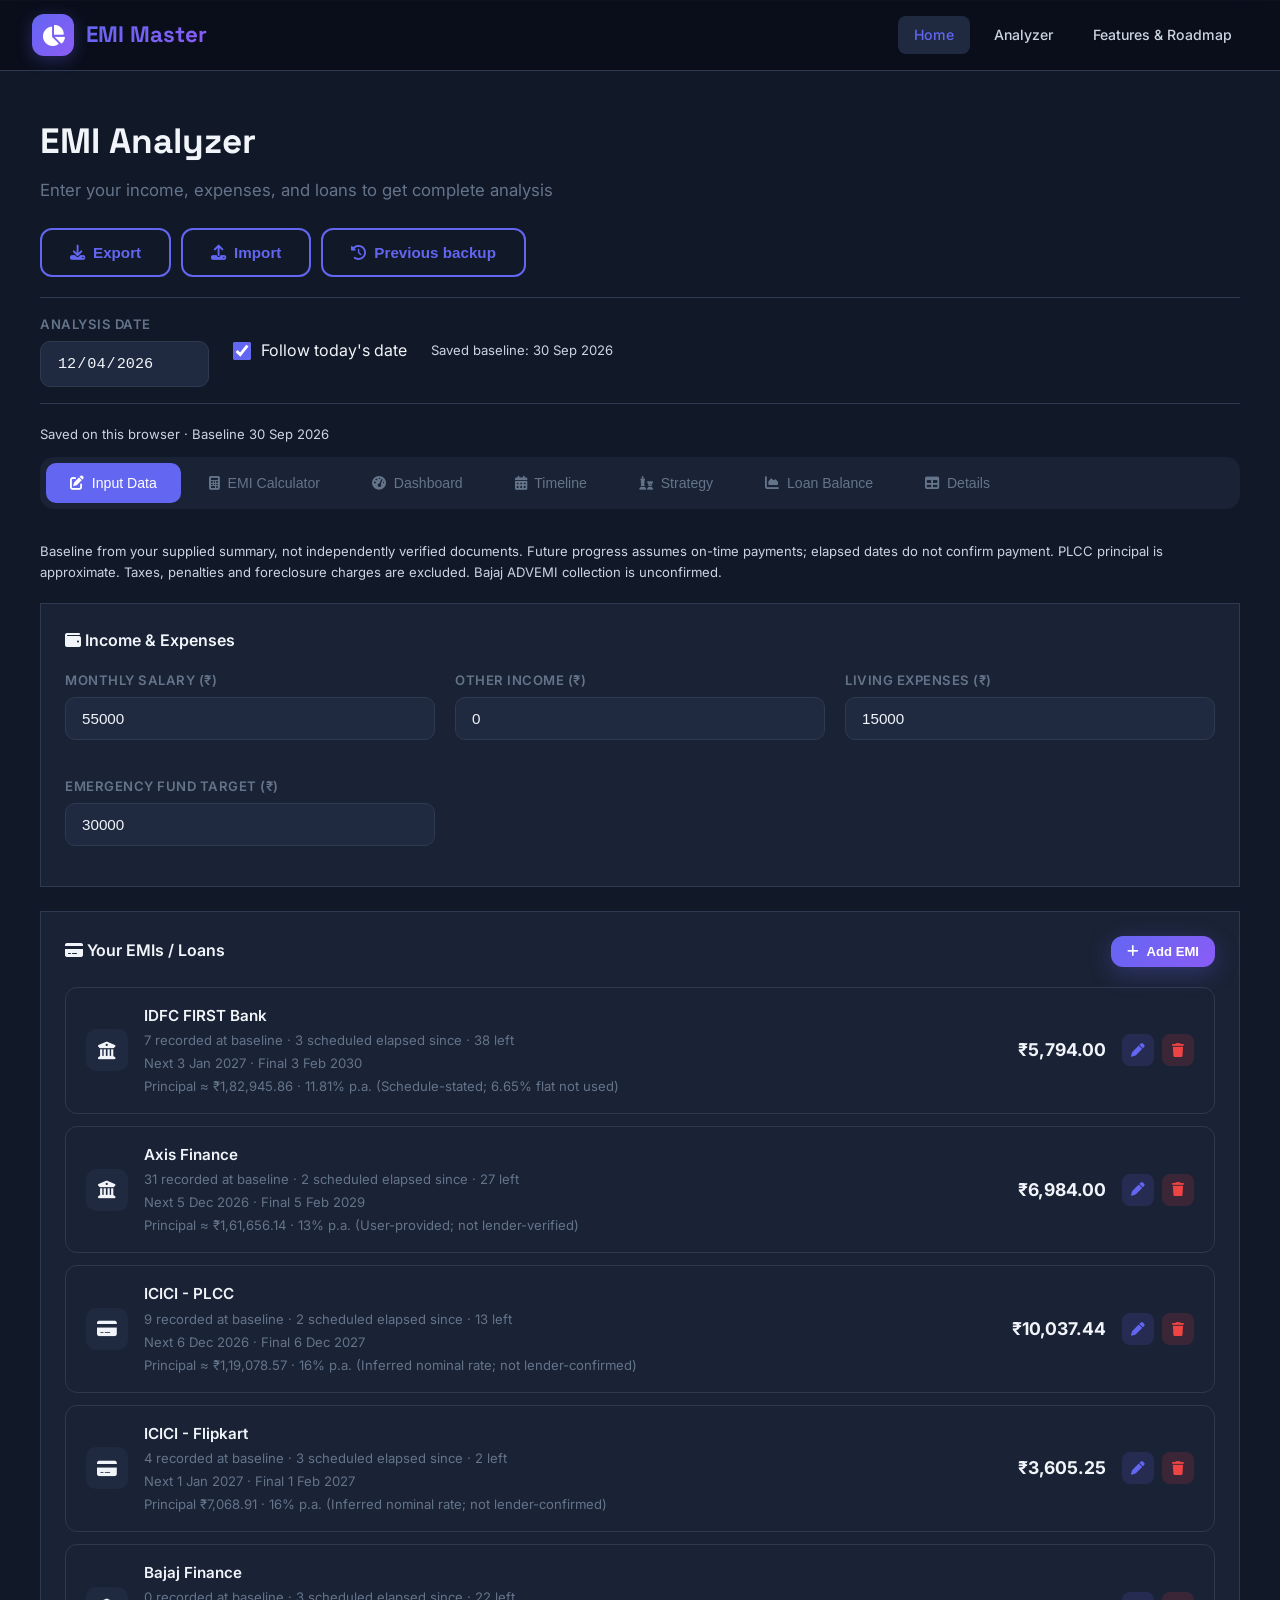
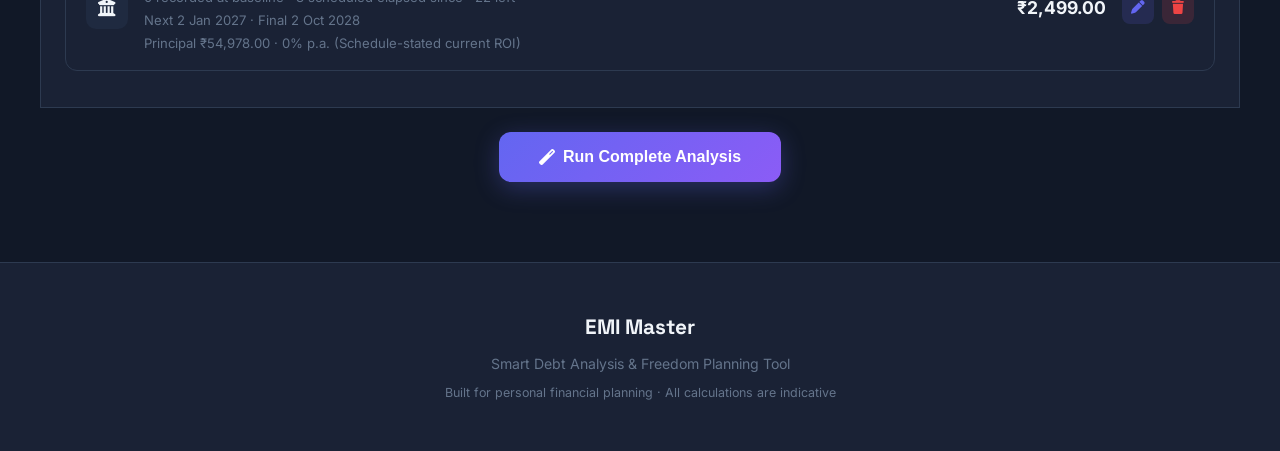
<file: emi-app.html>
<!DOCTYPE html>
<html lang="en">
<head>
<meta charset="UTF-8">
<meta name="viewport" content="width=device-width, initial-scale=1.0">
<title>EMI Master — Smart Debt Analysis & Freedom Planner</title>
<link href="https://fonts.googleapis.com/css2?family=Inter:wght@300;400;500;600;700;800;900&family=Space+Grotesk:wght@500;700&display=swap" rel="stylesheet">
<link href="https://cdnjs.cloudflare.com/ajax/libs/font-awesome/6.5.0/css/all.min.css" rel="stylesheet">
<style>
:root {
  --bg: #0a0e1a;
  --bg2: #111827;
  --card: #1a2235;
  --card2: #1f2a40;
  --card3: #243049;
  --accent: #6366f1;
  --accent2: #8b5cf6;
  --accent-glow: rgba(99,102,241,0.3);
  --good: #10b981;
  --good-glow: rgba(16,185,129,0.2);
  --warn: #f59e0b;
  --bad: #ef4444;
  --bad-glow: rgba(239,68,68,0.15);
  --txt: #f1f5f9;
  --txt2: #cbd5e1;
  --muted: #64748b;
  --line: #2d3a50;
  --gradient1: linear-gradient(135deg, #6366f1, #8b5cf6);
  --gradient2: linear-gradient(135deg, #10b981, #06b6d4);
  --gradient3: linear-gradient(135deg, #f59e0b, #ef4444);
  --radius: 16px;
  --shadow: 0 8px 32px rgba(0,0,0,0.4);
}
* { box-sizing: border-box; margin: 0; padding: 0; }
html { scroll-behavior: smooth; }
body {
  font-family: 'Inter', system-ui, sans-serif;
  background: var(--bg);
  color: var(--txt);
  line-height: 1.6;
  overflow-x: hidden;
}

/* NAVBAR */
.navbar {
  position: fixed; top: 0; left: 0; right: 0; z-index: 1000;
  background: rgba(10,14,26,0.85);
  backdrop-filter: blur(20px);
  border-bottom: 1px solid var(--line);
  padding: 14px 32px;
  display: flex; align-items: center; justify-content: space-between;
}
.nav-brand {
  display: flex; align-items: center; gap: 12px;
}
.nav-logo {
  width: 42px; height: 42px; border-radius: 12px;
  background: var(--gradient1);
  display: flex; align-items: center; justify-content: center;
  font-size: 1.3rem; font-weight: 800; color: white;
  box-shadow: 0 4px 16px var(--accent-glow);
}
.nav-title {
  font-family: 'Space Grotesk', sans-serif;
  font-size: 1.4rem; font-weight: 700;
  background: var(--gradient1);
  -webkit-background-clip: text; background-clip: text; color: transparent;
}
.nav-links { display: flex; gap: 8px; }
.nav-links a {
  color: var(--txt2); text-decoration: none; padding: 8px 16px;
  border-radius: 8px; font-size: 0.88rem; font-weight: 500;
  transition: all 0.3s;
}
.nav-links a:hover, .nav-links a.active {
  background: var(--card2); color: var(--accent);
}
.nav-toggle {
  display: none; background: none; border: none; color: var(--txt);
  font-size: 1.3rem; cursor: pointer; padding: 4px 8px;
}
.mobile-menu {
  display: none; flex-direction: column; gap: 4px;
  background: var(--card); border-bottom: 1px solid var(--line);
  padding: 12px 16px;
}
.mobile-menu.open { display: flex; }
.mobile-menu a {
  color: var(--txt2); text-decoration: none; padding: 10px 14px;
  border-radius: 8px; font-size: 0.9rem; font-weight: 500; transition: all 0.2s;
}
.mobile-menu a:hover, .mobile-menu a.active { background: var(--card2); color: var(--accent); }

/* HERO */
.hero {
  padding: 110px 32px 40px;
  text-align: center;
  position: relative;
  overflow: hidden;
}
.hero::before {
  content: '';
  position: absolute; top: -50%; left: -50%; width: 200%; height: 200%;
  background: radial-gradient(ellipse at center, rgba(99,102,241,0.08) 0%, transparent 60%);
  animation: pulse 8s ease-in-out infinite;
}
@keyframes pulse { 0%,100%{opacity:0.5;transform:scale(1)} 50%{opacity:1;transform:scale(1.05)} }
.hero-content { position: relative; z-index: 1; max-width: 800px; margin: 0 auto; }
.hero h1 {
  font-family: 'Space Grotesk', sans-serif;
  font-size: 3.5rem; font-weight: 800; line-height: 1.15;
  margin-bottom: 20px;
}
.hero h1 span {
  background: var(--gradient1);
  -webkit-background-clip: text; background-clip: text; color: transparent;
}
.hero p { font-size: 1.2rem; color: var(--txt2); max-width: 600px; margin: 0 auto 32px; }
.hero-btns { display: flex; gap: 16px; justify-content: center; flex-wrap: wrap; }
.btn {
  padding: 14px 28px; border-radius: 12px; font-size: 0.95rem;
  font-weight: 600; text-decoration: none; cursor: pointer;
  border: none; transition: all 0.3s; display: inline-flex; align-items: center; gap: 8px;
}
.btn-primary {
  background: var(--gradient1); color: white;
  box-shadow: 0 6px 24px var(--accent-glow);
}
.btn-primary:hover { transform: translateY(-2px); box-shadow: 0 8px 32px var(--accent-glow); }
.btn-outline {
  background: transparent; color: var(--accent);
  border: 2px solid var(--accent);
}
.btn-outline:hover { background: rgba(99,102,241,0.1); }

/* FEATURES */
.section { padding: 80px 32px; max-width: 1200px; margin: 0 auto; }
.section-title {
  font-family: 'Space Grotesk', sans-serif;
  font-size: 2.2rem; font-weight: 700; text-align: center; margin-bottom: 12px;
}
.section-sub { text-align: center; color: var(--muted); margin-bottom: 48px; font-size: 1.05rem; }
.features-grid {
  display: grid; grid-template-columns: repeat(auto-fit, minmax(300px, 1fr));
  gap: 24px;
}
.feature-card {
  background: var(--card); border: 1px solid var(--line);
  border-radius: var(--radius); padding: 32px;
  transition: all 0.3s; position: relative; overflow: hidden;
}
.feature-card:hover {
  transform: translateY(-4px); border-color: var(--accent);
  box-shadow: 0 12px 40px rgba(99,102,241,0.15);
}
.feature-icon {
  width: 56px; height: 56px; border-radius: 14px;
  display: flex; align-items: center; justify-content: center;
  font-size: 1.4rem; margin-bottom: 18px;
}
.feature-card h3 { font-size: 1.15rem; margin-bottom: 8px; }
.feature-card p { color: var(--txt2); font-size: 0.92rem; }

/* APP SECTION */
.app-section {
  background: var(--bg2); padding: 80px 32px; border-top: 1px solid var(--line);
}
.app-container { max-width: 1200px; margin: 0 auto; }

/* TABS */
.tabs {
  display: flex; gap: 4px; background: var(--card);
  border-radius: 14px; padding: 6px; margin-bottom: 32px;
  overflow-x: auto;
}
.tab {
  padding: 12px 24px; border-radius: 10px; cursor: pointer;
  font-size: 0.88rem; font-weight: 500; color: var(--muted);
  transition: all 0.3s; white-space: nowrap;
  border: none; background: none;
}
.tab.active { background: var(--accent); color: white; }
.tab:hover:not(.active) { color: var(--txt); background: var(--card2); }
.tab-content { display: none; animation: fadeIn 0.4s; }
.tab-content.active { display: block; }
@keyframes fadeIn { from{opacity:0;transform:translateY(10px)} to{opacity:1;transform:none} }

/* FORM */
.form-grid { display: grid; grid-template-columns: repeat(auto-fit, minmax(280px, 1fr)); gap: 20px; }
.form-group { margin-bottom: 16px; }
.form-group label {
  display: block; font-size: 0.82rem; font-weight: 600;
  color: var(--muted); text-transform: uppercase; letter-spacing: 0.5px;
  margin-bottom: 6px;
}
.form-group input, .form-group select {
  width: 100%; padding: 12px 16px; border-radius: 10px;
  border: 1px solid var(--line); background: var(--card2);
  color: var(--txt); font-size: 0.95rem;
  transition: border-color 0.3s;
}
.form-group input:focus, .form-group select:focus {
  outline: none; border-color: var(--accent);
  box-shadow: 0 0 0 3px var(--accent-glow);
}

/* EMI LIST */
.emi-list { margin-top: 20px; }
.emi-item {
  background: var(--card); border: 1px solid var(--line);
  border-radius: 12px; padding: 16px 20px; margin-bottom: 12px;
  display: flex; align-items: center; justify-content: space-between;
  transition: all 0.3s;
}
.emi-item:hover { border-color: var(--accent); }
.emi-item-info { display: flex; align-items: center; gap: 16px; }
.emi-item-icon {
  width: 42px; height: 42px; border-radius: 10px;
  background: var(--card2); display: flex; align-items: center;
  justify-content: center; font-size: 1.1rem;
}
.emi-item-name { font-weight: 600; font-size: 0.95rem; }
.emi-item-details { color: var(--muted); font-size: 0.82rem; margin-top: 2px; }
.emi-item-amount { font-weight: 700; font-size: 1.1rem; }
.emi-item-actions { display: flex; gap: 8px; }
.emi-item-actions button {
  width: 32px; height: 32px; border-radius: 8px; border: none;
  cursor: pointer; font-size: 0.85rem; transition: all 0.3s;
}
.btn-edit { background: rgba(99,102,241,0.15); color: var(--accent); }
.btn-delete { background: rgba(239,68,68,0.15); color: var(--bad); }
.btn-edit:hover { background: rgba(99,102,241,0.3); }
.btn-delete:hover { background: rgba(239,68,68,0.3); }

/* DASHBOARD */
.dash-grid { display: grid; grid-template-columns: repeat(4, 1fr); gap: 16px; margin-bottom: 32px; }
.kpi-card {
  background: var(--card); border: 1px solid var(--line);
  border-radius: var(--radius); padding: 24px; text-align: center;
  position: relative; overflow: hidden;
}
.kpi-card::before {
  content: ''; position: absolute; top: 0; left: 0; right: 0; height: 3px;
}
.kpi-card.accent::before { background: var(--gradient1); }
.kpi-card.good::before { background: var(--gradient2); }
.kpi-card.warn::before { background: linear-gradient(90deg, #f59e0b, #fbbf24); }
.kpi-card.bad::before { background: linear-gradient(90deg, #ef4444, #f87171); }
.kpi-label { font-size: 0.78rem; color: var(--muted); text-transform: uppercase; letter-spacing: 0.5px; }
.kpi-value { font-size: 1.8rem; font-weight: 800; margin-top: 6px; }

/* CHARTS */
.chart-container {
  background: var(--card); border: 1px solid var(--line);
  border-radius: var(--radius); padding: 24px; margin-bottom: 24px;
}
.chart-title { font-size: 1rem; font-weight: 600; margin-bottom: 16px; }
.bar-chart { display: flex; flex-direction: column; gap: 12px; }
.bar-row { display: flex; align-items: center; gap: 12px; }
.bar-label { width: 100px; font-size: 0.82rem; color: var(--txt2); flex-shrink: 0; overflow: hidden; text-overflow: ellipsis; white-space: nowrap; }
.bar-track {
  flex: 1; height: 32px; background: var(--card2);
  border-radius: 8px; overflow: hidden; position: relative;
}
.bar-fill {
  height: 100%; border-radius: 8px; display: flex;
  align-items: center; padding: 0 12px; font-size: 0.78rem;
  font-weight: 600; color: white; transition: width 0.8s ease;
  justify-content: flex-end;
}
.bar-value { font-size: 0.85rem; font-weight: 600; width: 80px; text-align: right; }

/* DONUT CHART */
.donut-wrapper { display: flex; align-items: center; justify-content: center; gap: 40px; flex-wrap: wrap; }
.donut-svg { width: 200px; height: 200px; }
.donut-legend { display: flex; flex-direction: column; gap: 12px; }
.legend-item { display: flex; align-items: center; gap: 10px; font-size: 0.88rem; }
.legend-dot { width: 12px; height: 12px; border-radius: 4px; }

/* TIMELINE */
.timeline { margin-left: 12px; padding-left: 30px; border-left: 2px solid var(--line); }
.tl-item { position: relative; margin-bottom: 28px; padding-bottom: 4px; }
.tl-item::before {
  content: ''; position: absolute; left: -39px; top: 4px;
  width: 16px; height: 16px; border-radius: 50%;
  background: var(--accent); box-shadow: 0 0 0 4px var(--accent-glow);
}
.tl-item.complete::before { background: var(--good); box-shadow: 0 0 0 4px var(--good-glow); }
.tl-date { font-weight: 700; color: var(--accent); font-size: 0.95rem; }
.tl-item.complete .tl-date { color: var(--good); }
.tl-text { color: var(--txt2); font-size: 0.9rem; margin-top: 4px; }
.tl-badge {
  display: inline-block; padding: 3px 12px; border-radius: 20px;
  font-size: 0.75rem; font-weight: 600; margin-top: 6px;
}
.tl-badge.freed { background: rgba(16,185,129,0.15); color: var(--good); }

/* TABLE */
.data-table { width: 100%; border-collapse: collapse; font-size: 0.9rem; }
.data-table th {
  padding: 14px 16px; text-align: left; font-size: 0.78rem;
  text-transform: uppercase; letter-spacing: 0.5px;
  color: var(--accent); background: var(--card2);
  border-bottom: 1px solid var(--line);
}
.data-table td { padding: 14px 16px; border-bottom: 1px solid var(--line); }
.data-table tr:hover td { background: rgba(99,102,241,0.04); }
.data-table .num { text-align: right; font-variant-numeric: tabular-nums; }
.data-table tfoot td { font-weight: 700; background: var(--card2); }

/* TIPS */
.tips-grid { display: grid; grid-template-columns: repeat(auto-fit, minmax(320px, 1fr)); gap: 20px; }
.tip-card {
  background: var(--card); border: 1px solid var(--line);
  border-radius: var(--radius); padding: 24px;
}
.tip-card h4 { margin-bottom: 12px; display: flex; align-items: center; gap: 10px; }
.tip-list { list-style: none; }
.tip-list li {
  padding: 8px 0 8px 24px; position: relative;
  border-bottom: 1px solid var(--line); color: var(--txt2); font-size: 0.9rem;
}
.tip-list li:last-child { border-bottom: none; }
.tip-list li::before { content: '→'; position: absolute; left: 0; color: var(--accent); font-weight: 700; }

/* ALERT */
.alert-box {
  border-radius: 12px; padding: 18px 22px; margin: 20px 0;
  border: 1px solid; display: flex; align-items: flex-start; gap: 14px;
}
.alert-box.danger { background: var(--bad-glow); border-color: var(--bad); }
.alert-box.success { background: var(--good-glow); border-color: var(--good); }
.alert-box.info { background: rgba(99,102,241,0.1); border-color: var(--accent); }
.alert-icon { font-size: 1.3rem; flex-shrink: 0; margin-top: 2px; }

/* FOOTER */
.footer {
  background: var(--card); border-top: 1px solid var(--line);
  padding: 48px 32px; text-align: center;
}
.footer-brand { font-family: 'Space Grotesk'; font-size: 1.3rem; font-weight: 700; margin-bottom: 8px; }
.footer p { color: var(--muted); font-size: 0.88rem; }

/* RESPONSIVE */
@media (max-width: 768px) {
  body { font-size: 0.95rem; }
  .navbar { min-height: 64px; }
  .nav-title { font-size: 1.15rem; }
  .hero h1 { font-size: 2.2rem; }
  .hero p { font-size: 1rem; }
  .hero { padding: 90px 16px 32px; }
  .dash-grid { grid-template-columns: repeat(2, 1fr) !important; }
  .navbar { padding: 12px 16px; }
  .nav-links { display: none; }
  .nav-toggle { display: block; }
  .section { padding: 48px 16px; }
  .app-section { padding: 40px 12px; }
  .app-container { width: 100%; }
  .section-sub { font-size: 0.92rem; }
  .donut-wrapper { flex-direction: column; gap: 20px; }
  .kpi-value { font-size: 1.4rem; }
  .tabs { border-radius: 10px; margin: 0 -4px 24px; padding: 4px; scrollbar-width: thin; }
  .tab { min-height: 44px; padding: 10px 14px; font-size: 0.8rem; }
  .form-grid { grid-template-columns: 1fr; gap: 4px; }
  .form-group { margin-bottom: 12px; }
  .form-group input, .form-group select { min-height: 46px; font-size: 1rem; }
  .chart-container { margin-bottom: 16px; }
  .emi-item { align-items: flex-start; padding: 14px; gap: 12px; }
  .emi-item-info { flex: 1; min-width: 0; }
  .emi-item-info > div:last-child { min-width: 0; }
  .emi-item-name { font-size: 0.88rem; }
  .emi-item-details { font-size: 0.75rem; line-height: 1.45; white-space: normal; overflow-wrap: anywhere; }
  .emi-item > div:last-child { width: 100%; justify-content: space-between; padding-left: 58px; }
  .emi-item-actions button { width: 40px; height: 40px; }
  .bar-label { width: 80px; font-size: 0.75rem; }
  .chart-container { padding: 16px 12px; }
  .chart-title { line-height: 1.35; }
  .data-table { min-width: 720px; font-size: 0.8rem; }
  .data-table th, .data-table td { padding: 10px 12px; }
  .modal-overlay { padding: 12px; align-items: flex-end; }
  .modal { padding: 20px 16px; max-height: 92vh; border-radius: 16px 16px 0 0; }
  .modal-actions { flex-direction: column-reverse; }
  .modal-actions .btn { width: 100%; max-width: none; min-height: 46px; }
  .phases { flex-wrap: wrap; gap: 16px; }
  .phases::before { display: none; }
}
@media (max-width: 480px) {
  .dash-grid { grid-template-columns: 1fr !important; }
  .hero h1 { font-size: 1.85rem; }
  .section-title { font-size: 1.6rem; }
  .kpi-value { font-size: 1.3rem; }
  .bar-label { width: 70px; }
  .hero-btns { flex-direction: column; align-items: center; }
  .btn { width: 100%; max-width: 100%; justify-content: center; min-height: 44px; }
  .chart-title[style*="justify-content:space-between"] { align-items: flex-start !important; flex-direction: column; gap: 12px; }
  .chart-title[style*="justify-content:space-between"] .btn { width: 100%; }
  .bar-row { gap: 8px; }
  .bar-track { min-width: 0; }
  .alert-box { padding: 14px; gap: 10px; font-size: 0.85rem; }
}

/* MODAL */
.modal-overlay {
  position: fixed; top: 0; left: 0; right: 0; bottom: 0;
  background: rgba(0,0,0,0.7); backdrop-filter: blur(4px);
  display: none; align-items: center; justify-content: center;
  z-index: 2000; padding: 20px;
}
.modal-overlay.show { display: flex; }
.modal {
  background: var(--card); border: 1px solid var(--line);
  border-radius: var(--radius); padding: 32px;
  width: 100%; max-width: 500px; max-height: 90vh; overflow-y: auto;
}
.modal h3 { margin-bottom: 20px; font-size: 1.2rem; }
.modal-actions { display: flex; gap: 12px; margin-top: 24px; justify-content: flex-end; }

/* PHASE INDICATOR */
.phases {
  display: flex; justify-content: center; gap: 0; margin: 48px auto;
  max-width: 900px; position: relative;
}
.phase {
  flex: 1; text-align: center; position: relative; padding: 0 8px;
}
.phase-num {
  width: 40px; height: 40px; border-radius: 50%;
  background: var(--card2); border: 2px solid var(--line);
  display: flex; align-items: center; justify-content: center;
  font-weight: 700; font-size: 0.9rem; margin: 0 auto 10px;
  position: relative; z-index: 1;
}
.phase.active .phase-num { background: var(--accent); border-color: var(--accent); color: white; }
.phase.done .phase-num { background: var(--good); border-color: var(--good); color: white; }
.phase-label { font-size: 0.78rem; color: var(--muted); }
.phase.active .phase-label { color: var(--accent); font-weight: 600; }
.phases::before {
  content: ''; position: absolute; top: 20px; left: 60px; right: 60px;
  height: 2px; background: var(--line); z-index: 0;
}

/* BALANCE CHART */
.balance-bar-row { display: flex; align-items: center; gap: 10px; margin-bottom: 6px; }
.balance-bar-row .mo-label { width: 70px; font-size: 0.78rem; color: var(--muted); text-align: right; flex-shrink: 0; }
.balance-bar-track { flex: 1; height: 24px; background: var(--card2); border-radius: 6px; overflow: hidden; position: relative; }
.balance-bar-fill { height: 100%; border-radius: 6px; transition: width 0.5s ease; display: flex; align-items: center; justify-content: flex-end; padding-right: 8px; font-size: 0.72rem; font-weight: 600; color: white; }
.balance-bar-row .mo-val { width: 90px; font-size: 0.8rem; color: var(--txt2); font-variant-numeric: tabular-nums; }

/* SCROLLBAR */
::-webkit-scrollbar { width: 8px; }
::-webkit-scrollbar-track { background: var(--bg); }
::-webkit-scrollbar-thumb { background: var(--card2); border-radius: 4px; }
::-webkit-scrollbar-thumb:hover { background: var(--card3); }
</style>
<link rel="stylesheet" href="planner.css">
</head>
<body>

<!-- NAVBAR -->
<nav class="navbar">
  <div class="nav-brand">
    <div class="nav-logo"><i class="fas fa-chart-pie"></i></div>
    <span class="nav-title">EMI Master</span>
  </div>
  <div class="nav-links">
    <a href="#home" class="active">Home</a>
    <a href="#app">Analyzer</a>
    <a href="emi-about.html">Features & Roadmap</a>
  </div>
  <button class="nav-toggle" onclick="toggleMobileMenu()" aria-label="Menu"><i class="fas fa-bars"></i></button>
</nav>
<div class="mobile-menu" id="mobileMenu">
  <a href="#home" onclick="closeMobileMenu()">Home</a>
  <a href="#app" onclick="closeMobileMenu()">Analyzer</a>
  <a href="emi-about.html">Features & Roadmap</a>
</div>

<!-- HERO -->
<section class="hero" id="home">
  <div class="hero-content">
    <h1>Take Control of Your <span>EMIs & Debts</span></h1>
    <p>Smart analysis, visual insights, and a clear debt-freedom roadmap — all in one beautiful dashboard. Enter your data, get instant clarity.</p>
    <div class="hero-btns">
      <a href="#app" class="btn btn-primary"><i class="fas fa-rocket"></i> Start Analysis</a>
      <a href="emi-about.html" class="btn btn-outline"><i class="fas fa-info-circle"></i> Features & Roadmap</a>
    </div>
  </div>
</section>

<!-- MAIN APP -->
<section class="app-section" id="app">
  <div class="app-container">
    <h2 class="section-title" style="text-align:left;margin-bottom:8px">EMI Analyzer</h2>
    <p class="section-sub" style="text-align:left;margin-bottom:24px">Enter your income, expenses, and loans to get complete analysis</p>

    <!-- TABS -->
    <div class="tabs">
      <button class="tab active" onclick="switchTab('input')"><i class="fas fa-edit"></i>&nbsp; Input Data</button>
      <button class="tab" onclick="switchTab('calculator')"><i class="fas fa-calculator"></i>&nbsp; EMI Calculator</button>
      <button class="tab" onclick="switchTab('dashboard')"><i class="fas fa-tachometer-alt"></i>&nbsp; Dashboard</button>
      <button class="tab" onclick="switchTab('timeline')"><i class="fas fa-calendar-alt"></i>&nbsp; Timeline</button>
      <button class="tab" onclick="switchTab('strategy')"><i class="fas fa-chess"></i>&nbsp; Strategy</button>
      <button class="tab" onclick="switchTab('balance')"><i class="fas fa-chart-area"></i>&nbsp; Loan Balance</button>
      <button class="tab" onclick="switchTab('details')"><i class="fas fa-table"></i>&nbsp; Details</button>
    </div>

    <!-- TAB: INPUT -->
    <div class="tab-content active" id="tab-input">
      <div class="chart-container">
        <div class="chart-title"><i class="fas fa-wallet"></i> Income & Expenses</div>
        <div class="form-grid">
          <div class="form-group">
            <label>Monthly Salary (₹)</label>
            <input type="number" id="salary" placeholder="e.g. 55000" value="55000">
          </div>
          <div class="form-group">
            <label>Other Income (₹)</label>
            <input type="number" id="otherIncome" placeholder="e.g. 5000" value="0">
          </div>
          <div class="form-group">
            <label>Living Expenses (₹)</label>
            <input type="number" id="expenses" placeholder="e.g. 15000" value="15000">
          </div>
          <div class="form-group">
            <label>Emergency Fund Target (₹)</label>
            <input type="number" id="emergencyFund" placeholder="e.g. 30000" value="30000">
          </div>
          <div class="form-group">
            <label>As of Date</label>
            <input type="date" id="asOfDate" onchange="refreshDateCalculations()">
          </div>
        </div>
      </div>

      <div class="chart-container">
        <div class="chart-title" style="display:flex;justify-content:space-between;align-items:center">
          <span><i class="fas fa-credit-card"></i> Your EMIs / Loans</span>
          <button class="btn btn-primary" onclick="openAddModal()" style="padding:8px 16px;font-size:0.82rem">
            <i class="fas fa-plus"></i> Add EMI
          </button>
        </div>
        <div class="emi-list" id="emiList"></div>
        <div id="noEmi" style="text-align:center;padding:40px;color:var(--muted)">
          <i class="fas fa-inbox" style="font-size:2rem;margin-bottom:12px;display:block"></i>
          No EMIs added yet. Click "Add EMI" to start.
        </div>
      </div>

      <div style="text-align:center;margin-top:24px">
        <button class="btn btn-primary" onclick="runAnalysis()" style="padding:16px 40px;font-size:1rem">
          <i class="fas fa-magic"></i> Run Complete Analysis
        </button>
      </div>
    </div>

    <!-- TAB: EMI CALCULATOR -->
    <div class="tab-content" id="tab-calculator">
      <div class="chart-container">
        <div class="chart-title"><i class="fas fa-calculator"></i> EMI Calculator</div>
        <p style="color:var(--muted);font-size:0.88rem;margin-bottom:16px">Calculate monthly EMI before taking a new loan</p>
        <div class="form-grid">
          <div class="form-group"><label>Loan Amount (₹)</label><input type="number" id="calcPrincipal" placeholder="e.g. 500000"></div>
          <div class="form-group"><label>Interest Rate (% p.a.)</label><input type="number" id="calcRate" placeholder="e.g. 12" step="0.1"></div>
          <div class="form-group"><label>Tenure (Months)</label><input type="number" id="calcTenure" placeholder="e.g. 36"></div>
          <div class="form-group" style="display:flex;align-items:flex-end"><button class="btn btn-primary" onclick="calculateEmi()" style="width:100%;justify-content:center"><i class="fas fa-calculator"></i> Calculate</button></div>
        </div>
      </div>
      <div id="calcResult" style="display:none">
        <div class="dash-grid" style="grid-template-columns:repeat(4,1fr);margin-bottom:24px" id="calcKpis"></div>
        <div class="chart-container">
          <div class="chart-title">Payment Breakdown</div>
          <div class="donut-wrapper">
            <svg class="donut-svg" viewBox="0 0 42 42" id="calcDonut"></svg>
            <div class="donut-legend" id="calcLegend"></div>
          </div>
        </div>
        <div class="chart-container">
          <div class="chart-title"><i class="fas fa-exchange-alt"></i> Yearly Amortization</div>
          <div style="overflow-x:auto"><table class="data-table" id="calcAmortTable"></table></div>
        </div>
        <div style="text-align:center;margin-top:16px">
          <button class="btn btn-outline" onclick="addCalcAsEmi()" style="padding:10px 24px"><i class="fas fa-plus"></i> Add This as EMI</button>
        </div>
      </div>
    </div>

    <!-- TAB: DASHBOARD -->
    <div class="tab-content" id="tab-dashboard">
      <div class="dash-grid" id="kpiGrid"></div>
      <div class="chart-container">
        <div class="chart-title"><i class="fas fa-calendar-check"></i> EMI Progress</div>
        <div class="dash-grid" style="grid-template-columns:repeat(4,1fr);margin-bottom:0" id="emiProgressGrid"></div>
      </div>
      <div class="chart-container">
        <div class="chart-title">Salary Allocation Breakdown</div>
        <div class="donut-wrapper">
          <svg class="donut-svg" viewBox="0 0 42 42" id="donutChart"></svg>
          <div class="donut-legend" id="donutLegend"></div>
        </div>
      </div>
      <div class="chart-container">
        <div class="chart-title">EMI Distribution by Loan</div>
        <div class="bar-chart" id="emiBarChart"></div>
      </div>
      <div id="healthAlert"></div>
    </div>

    <!-- TAB: TIMELINE -->
    <div class="tab-content" id="tab-timeline">
      <div class="chart-container">
        <div class="chart-title"><i class="fas fa-flag-checkered"></i> Debt Freedom Timeline</div>
        <div class="timeline" id="timelineView"></div>
      </div>
      <div class="chart-container">
        <div class="chart-title">Free Cash Growth Projection</div>
        <div class="bar-chart" id="cashGrowthChart"></div>
      </div>
    </div>

    <!-- TAB: STRATEGY -->
    <div class="tab-content" id="tab-strategy">
      <div class="chart-container" id="prepaySection">
        <div class="chart-title"><i class="fas fa-forward"></i> Prepayment Simulator</div>
        <p style="color:var(--muted);font-size:0.88rem;margin-bottom:14px">See how paying extra each month saves interest and reduces tenure</p>
        <div class="form-grid" style="margin-bottom:16px">
          <div class="form-group"><label>Extra Monthly Payment (₹)</label><input type="number" id="prepayAmount" placeholder="e.g. 5000" value="5000"></div>
          <div class="form-group" style="display:flex;align-items:flex-end"><button class="btn btn-primary" onclick="simulatePrepay()" style="width:100%;justify-content:center"><i class="fas fa-bolt"></i> Simulate</button></div>
        </div>
        <div id="prepayResult"></div>
      </div>
      <div class="tips-grid" id="strategyCards"></div>
    </div>

    <!-- TAB: LOAN BALANCE -->
    <div class="tab-content" id="tab-balance">
      <div class="chart-container">
        <div class="chart-title" style="display:flex;justify-content:space-between;align-items:center;flex-wrap:wrap;gap:12px">
          <span><i class="fas fa-chart-area"></i> Month-by-Month Loan Balance Reduction</span>
          <select id="balanceLoanSelect" onchange="renderBalanceChart()" style="padding:8px 14px;border-radius:8px;border:1px solid var(--line);background:var(--card2);color:var(--txt);font-size:0.85rem"></select>
        </div>
        <div id="balanceChartArea" style="margin-top:16px"></div>
      </div>
      <div class="chart-container">
        <div class="chart-title"><i class="fas fa-table"></i> Balance Schedule</div>
        <div style="overflow-x:auto">
          <table class="data-table" id="balanceTable"></table>
        </div>
      </div>
      <div class="chart-container">
        <div class="chart-title"><i class="fas fa-layer-group"></i> Total Debt Reduction Over Time</div>
        <div id="totalDebtChart" class="bar-chart"></div>
      </div>
    </div>

    <!-- TAB: DETAILS -->
    <div class="tab-content" id="tab-details">
      <div class="dash-grid" style="grid-template-columns:repeat(3,1fr);margin-bottom:24px" id="detailKpis"></div>
      <div class="chart-container" style="padding:0;overflow:hidden">
        <table class="data-table" id="detailsTable"></table>
      </div>
    </div>
  </div>
</section>

<!-- ADD EMI MODAL -->
<div class="modal-overlay" id="emiModal">
  <div class="modal">
    <h3 id="modalTitle"><i class="fas fa-plus-circle"></i> Add New EMI</h3>
    <div class="form-group">
      <label>Loan Name</label>
      <input type="text" id="emiName" placeholder="e.g. ICICI Credit Card Loan">
    </div>
    <div class="form-group">
      <label>Monthly EMI (₹)</label>
      <input type="number" id="emiAmount" placeholder="e.g. 10000">
    </div>
    <div class="form-group">
      <label>Total Installments</label>
      <input type="number" id="emiPending" placeholder="e.g. 18" min="1">
    </div>
    <div class="form-group">
      <label>EMI Start Date</label>
      <input type="date" id="emiStartDate">
    </div>
    <div class="form-group">
      <label>Interest Rate (% p.a.) — Optional</label>
      <input type="number" id="emiRate" placeholder="e.g. 14" step="0.1">
    </div>
    <div class="form-group">
      <label>Loan Type</label>
      <select id="emiType">
        <option value="personal">Personal Loan</option>
        <option value="credit">Credit Card EMI</option>
        <option value="vehicle">Vehicle Loan</option>
        <option value="home">Home Loan</option>
        <option value="education">Education Loan</option>
        <option value="insurance">Insurance</option>
        <option value="other">Other</option>
      </select>
    </div>
    <input type="hidden" id="editIndex" value="-1">
    <div class="modal-actions">
      <button class="btn btn-outline" onclick="closeModal()">Cancel</button>
      <button class="btn btn-primary" onclick="saveEmi()">Save EMI</button>
    </div>
  </div>
</div>

<!-- FOOTER -->
<footer class="footer">
  <div class="footer-brand">EMI Master</div>
  <p>Smart Debt Analysis & Freedom Planning Tool</p>
  <p style="margin-top:8px;font-size:0.78rem">Built for personal financial planning · All calculations are indicative</p>
</footer>

<script src="loan-model.js"></script>
<script src="planner.js"></script>
</body>
</html>
</file>
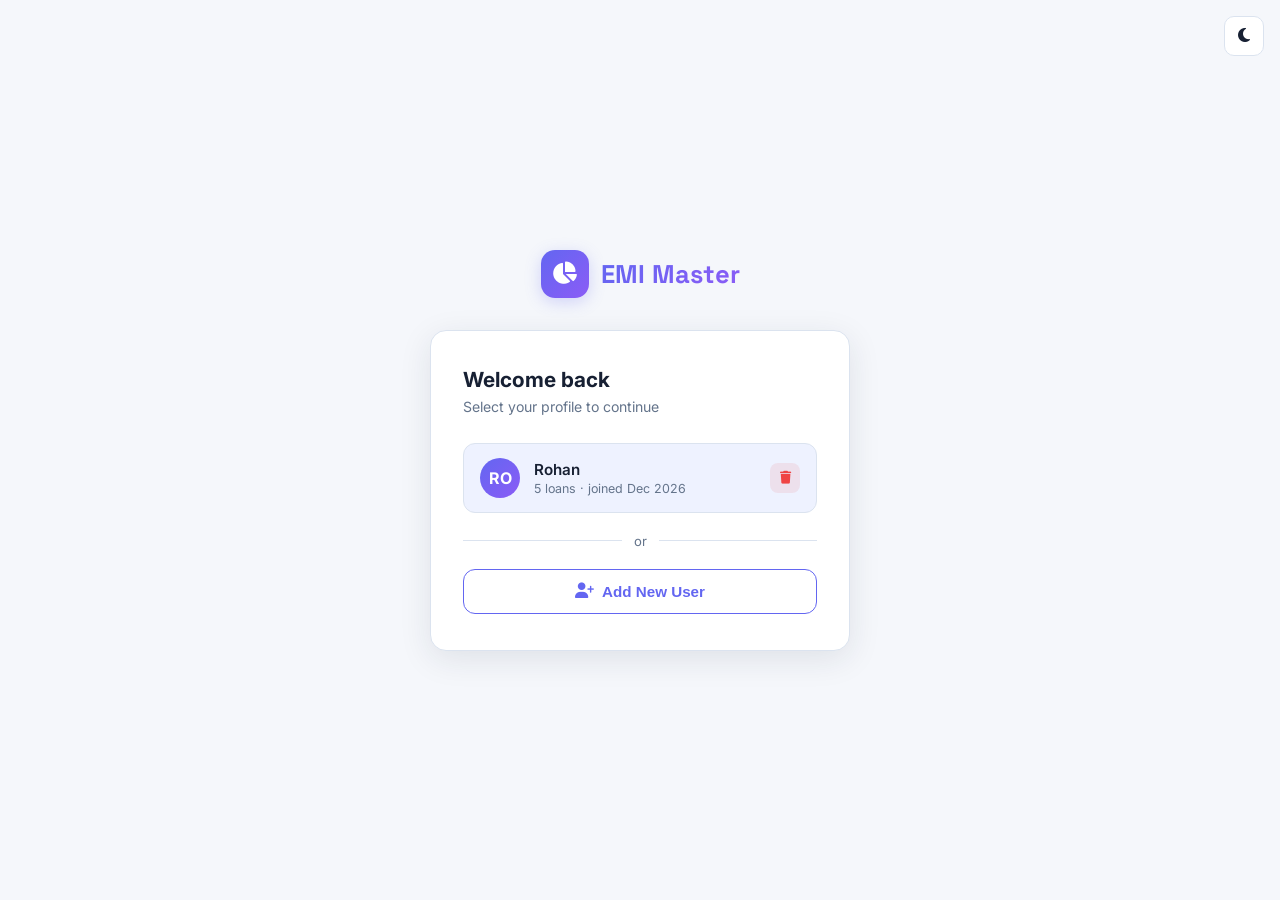
<file: login.html>
<!DOCTYPE html>
<html lang="en">
<head>
<meta charset="UTF-8">
<meta name="viewport" content="width=device-width, initial-scale=1.0">
<title>EMI Master — Sign In</title>
<link href="https://fonts.googleapis.com/css2?family=Inter:wght@400;500;600;700;800&family=Space+Grotesk:wght@500;700&display=swap" rel="stylesheet">
<link href="https://cdnjs.cloudflare.com/ajax/libs/font-awesome/6.5.0/css/all.min.css" rel="stylesheet">
<style>
:root {
  --bg: #f5f7fb; --card: #ffffff; --card2: #eef2ff; --line: #dbe3ef;
  --accent: #6366f1; --accent2: #8b5cf6; --accent-glow: rgba(99,102,241,0.25);
  --good: #10b981; --bad: #ef4444; --txt: #172033; --txt2: #44516a; --muted: #64748b;
  --gradient1: linear-gradient(135deg, #6366f1, #8b5cf6);
  --shadow: 0 8px 32px rgba(30,41,59,0.10);
  --radius: 16px;
}
[data-theme="dark"] {
  --bg: #0a0e1a; --card: #1a2235; --card2: #1f2a40; --line: #2d3a50;
  --accent: #818cf8; --accent2: #a78bfa; --accent-glow: rgba(129,140,248,0.3);
  --txt: #f1f5f9; --txt2: #cbd5e1; --muted: #94a3b8;
  --shadow: 0 8px 32px rgba(0,0,0,0.4);
}
* { box-sizing: border-box; margin: 0; padding: 0; }
body {
  font-family: 'Inter', system-ui, sans-serif;
  background: var(--bg); color: var(--txt);
  min-height: 100vh; display: flex; flex-direction: column;
  align-items: center; justify-content: center; padding: 24px;
}
.brand { display: flex; align-items: center; gap: 12px; margin-bottom: 32px; }
.brand-logo {
  width: 48px; height: 48px; border-radius: 14px;
  background: var(--gradient1); display: flex; align-items: center;
  justify-content: center; font-size: 1.4rem; color: white;
  box-shadow: 0 4px 16px var(--accent-glow);
}
.brand-name {
  font-family: 'Space Grotesk', sans-serif; font-size: 1.6rem; font-weight: 700;
  background: var(--gradient1); -webkit-background-clip: text; background-clip: text; color: transparent;
}
.card {
  background: var(--card); border: 1px solid var(--line);
  border-radius: var(--radius); padding: 36px 32px;
  width: 100%; max-width: 420px; box-shadow: var(--shadow);
}
.card-title { font-size: 1.3rem; font-weight: 700; margin-bottom: 6px; }
.card-sub { color: var(--muted); font-size: 0.88rem; margin-bottom: 28px; }

/* User tiles */
.user-list { display: flex; flex-direction: column; gap: 10px; margin-bottom: 20px; }
.user-tile {
  display: flex; align-items: center; gap: 14px;
  background: var(--card2); border: 1px solid var(--line);
  border-radius: 12px; padding: 14px 16px; cursor: pointer;
  transition: all 0.2s;
}
.user-tile:hover { border-color: var(--accent); }
.user-tile.selected { border-color: var(--accent); box-shadow: 0 0 0 3px var(--accent-glow); }
.user-avatar {
  width: 40px; height: 40px; border-radius: 50%;
  background: var(--gradient1); display: flex; align-items: center;
  justify-content: center; font-weight: 700; font-size: 1rem; color: white; flex-shrink: 0;
}
.user-info { flex: 1; min-width: 0; }
.user-name { font-weight: 600; font-size: 0.95rem; }
.user-meta { color: var(--muted); font-size: 0.78rem; margin-top: 2px; }
.user-tile-del {
  width: 30px; height: 30px; border-radius: 8px; border: none;
  background: rgba(239,68,68,0.1); color: var(--bad); cursor: pointer;
  font-size: 0.8rem; flex-shrink: 0; transition: background 0.2s;
}
.user-tile-del:hover { background: rgba(239,68,68,0.25); }

/* PIN pad */
.pin-section { display: none; }
.pin-section.show { display: block; }
.pin-label { font-size: 0.82rem; font-weight: 600; color: var(--muted); text-transform: uppercase; letter-spacing: 0.5px; margin-bottom: 8px; }
.pin-dots { display: flex; gap: 10px; justify-content: center; margin-bottom: 20px; }
.pin-dot {
  width: 14px; height: 14px; border-radius: 50%;
  border: 2px solid var(--line); background: transparent; transition: all 0.2s;
}
.pin-dot.filled { background: var(--accent); border-color: var(--accent); }
.pin-pad { display: grid; grid-template-columns: repeat(3, 1fr); gap: 10px; }
.pin-key {
  height: 52px; border-radius: 12px; border: 1px solid var(--line);
  background: var(--card2); color: var(--txt); font-size: 1.1rem; font-weight: 600;
  cursor: pointer; transition: all 0.15s;
}
.pin-key:hover { background: var(--accent); color: white; border-color: var(--accent); }
.pin-key.del { font-size: 0.9rem; }
.pin-error { color: var(--bad); font-size: 0.82rem; text-align: center; margin-top: 10px; min-height: 18px; }

/* Divider */
.divider { display: flex; align-items: center; gap: 12px; margin: 20px 0; color: var(--muted); font-size: 0.82rem; }
.divider::before, .divider::after { content: ''; flex: 1; height: 1px; background: var(--line); }

/* New user form */
.new-user-form { display: none; }
.new-user-form.show { display: block; }
.form-group { margin-bottom: 14px; }
.form-group label { display: block; font-size: 0.82rem; font-weight: 600; color: var(--muted); text-transform: uppercase; letter-spacing: 0.5px; margin-bottom: 6px; }
.form-group input {
  width: 100%; padding: 11px 14px; border-radius: 10px;
  border: 1px solid var(--line); background: var(--card2);
  color: var(--txt); font-size: 0.95rem; transition: border-color 0.2s;
  min-height: 44px;
}
.form-group input:focus { outline: none; border-color: var(--accent); box-shadow: 0 0 0 3px var(--accent-glow); }
.form-group .hint { color: var(--muted); font-size: 0.75rem; margin-top: 4px; }
.btn {
  width: 100%; padding: 13px; border-radius: 12px; font-size: 0.95rem;
  font-weight: 600; cursor: pointer; border: none; transition: all 0.2s;
  display: flex; align-items: center; justify-content: center; gap: 8px; min-height: 44px;
}
.btn-primary { background: var(--gradient1); color: white; box-shadow: 0 4px 16px var(--accent-glow); }
.btn-primary:hover { transform: translateY(-1px); }
.btn-ghost { background: transparent; color: var(--accent); border: 1.5px solid var(--accent); margin-top: 10px; }
.btn-ghost:hover { background: var(--card2); }
.back-link { text-align: center; margin-top: 14px; color: var(--muted); font-size: 0.85rem; cursor: pointer; }
.back-link span { color: var(--accent); font-weight: 600; }

.theme-toggle {
  position: fixed; top: 16px; right: 16px;
  width: 40px; height: 40px; border-radius: 10px;
  border: 1px solid var(--line); background: var(--card);
  color: var(--txt); cursor: pointer; font-size: 1rem;
}
.theme-toggle:hover { color: var(--accent); border-color: var(--accent); }
</style>
</head>
<body>
<button class="theme-toggle" id="themeToggle" onclick="toggleTheme()" title="Switch theme"><i class="fas fa-moon"></i></button>

<div class="brand">
  <div class="brand-logo"><i class="fas fa-chart-pie"></i></div>
  <span class="brand-name">EMI Master</span>
</div>

<!-- SELECT USER VIEW -->
<div class="card" id="selectView">
  <div class="card-title">Welcome back</div>
  <div class="card-sub">Select your profile to continue</div>
  <div class="user-list" id="userList"></div>

  <!-- PIN entry (shown after selecting a user) -->
  <div class="pin-section" id="pinSection">
    <div class="pin-label">Enter your 4-digit PIN</div>
    <div class="pin-dots" id="pinDots">
      <div class="pin-dot" id="d0"></div>
      <div class="pin-dot" id="d1"></div>
      <div class="pin-dot" id="d2"></div>
      <div class="pin-dot" id="d3"></div>
    </div>
    <div class="pin-pad">
      <button class="pin-key" onclick="pinKey('1')">1</button>
      <button class="pin-key" onclick="pinKey('2')">2</button>
      <button class="pin-key" onclick="pinKey('3')">3</button>
      <button class="pin-key" onclick="pinKey('4')">4</button>
      <button class="pin-key" onclick="pinKey('5')">5</button>
      <button class="pin-key" onclick="pinKey('6')">6</button>
      <button class="pin-key" onclick="pinKey('7')">7</button>
      <button class="pin-key" onclick="pinKey('8')">8</button>
      <button class="pin-key" onclick="pinKey('9')">9</button>
      <button class="pin-key" onclick="pinKey('0')" style="grid-column:2">0</button>
      <button class="pin-key del" onclick="pinDel()"><i class="fas fa-delete-left"></i></button>
    </div>
    <div class="pin-error" id="pinError"></div>
    <div class="back-link" onclick="cancelPin()">← <span>Choose different user</span></div>
  </div>

  <div class="divider" id="divider">or</div>
  <button class="btn btn-ghost" id="newUserBtn" onclick="showNewUser()"><i class="fas fa-user-plus"></i> Add New User</button>
</div>

<!-- NEW USER VIEW -->
<div class="card" id="newUserView" style="display:none">
  <div class="card-title">Create Profile</div>
  <div class="card-sub">Set up your personal EMI tracker</div>
  <div class="form-group">
    <label>Your Name</label>
    <input type="text" id="newName" placeholder="e.g. Rohan" maxlength="30">
  </div>
  <div class="form-group">
    <label>4-Digit PIN</label>
    <input type="password" id="newPin" placeholder="••••" maxlength="4" inputmode="numeric" pattern="[0-9]*">
    <div class="hint">Used to protect your data on this device</div>
  </div>
  <div class="form-group">
    <label>Confirm PIN</label>
    <input type="password" id="newPinConfirm" placeholder="••••" maxlength="4" inputmode="numeric" pattern="[0-9]*">
  </div>
  <button class="btn btn-primary" onclick="createUser()"><i class="fas fa-check"></i> Create Profile</button>
  <div class="back-link" onclick="showSelect()">← <span>Back to login</span></div>
</div>

<script>
// ===== THEME =====
function applyTheme(dark) {
  document.documentElement.setAttribute('data-theme', dark ? 'dark' : 'light');
  const btn = document.getElementById('themeToggle');
  btn.innerHTML = dark ? '<i class="fas fa-sun"></i>' : '<i class="fas fa-moon"></i>';
  localStorage.setItem('emiTheme', dark ? 'dark' : 'light');
}
function toggleTheme() {
  applyTheme(document.documentElement.getAttribute('data-theme') !== 'dark');
}

// ===== USER STORE =====
// users stored as: emiUsers = [ { name, pin, created } ]
// user data stored as: emiMaster_<name> = { emis, state }
function getUsers() {
  return JSON.parse(localStorage.getItem('emiUsers') || '[]');
}
function saveUsers(users) {
  localStorage.setItem('emiUsers', JSON.stringify(users));
}

// ===== RENDER USER LIST =====
let selectedUser = null;
let pinBuffer = '';

function renderUsers() {
  const users = getUsers();
  const list = document.getElementById('userList');
  if (users.length === 0) {
    list.innerHTML = '<div style="text-align:center;padding:20px 0;color:var(--muted);font-size:0.88rem"><i class="fas fa-users" style="font-size:1.8rem;display:block;margin-bottom:8px"></i>No profiles yet. Create one below.</div>';
    return;
  }
  list.innerHTML = users.map((u, i) => {
    const data = JSON.parse(localStorage.getItem('emiMaster_' + u.name) || '{"emis":[]}');
    const count = data.emis ? data.emis.length : 0;
    const initials = u.name.slice(0, 2).toUpperCase();
    return `<div class="user-tile" id="tile-${i}" onclick="selectUser(${i})">
      <div class="user-avatar">${initials}</div>
      <div class="user-info">
        <div class="user-name">${escHtml(u.name)}</div>
        <div class="user-meta">${count} loan${count !== 1 ? 's' : ''} · joined ${new Date(u.created).toLocaleDateString('en-IN', {month:'short', year:'numeric'})}</div>
      </div>
      <button class="user-tile-del" onclick="deleteUser(event,${i})" title="Remove profile"><i class="fas fa-trash"></i></button>
    </div>`;
  }).join('');
}

function selectUser(i) {
  selectedUser = i;
  pinBuffer = '';
  document.querySelectorAll('.user-tile').forEach((t, j) => t.classList.toggle('selected', j === i));
  document.getElementById('pinSection').classList.add('show');
  document.getElementById('divider').style.display = 'none';
  document.getElementById('newUserBtn').style.display = 'none';
  updatePinDots();
  document.getElementById('pinError').textContent = '';
}

function cancelPin() {
  selectedUser = null;
  pinBuffer = '';
  document.querySelectorAll('.user-tile').forEach(t => t.classList.remove('selected'));
  document.getElementById('pinSection').classList.remove('show');
  document.getElementById('divider').style.display = '';
  document.getElementById('newUserBtn').style.display = '';
  updatePinDots();
}

function deleteUser(e, i) {
  e.stopPropagation();
  const users = getUsers();
  if (!confirm(`Remove profile "${users[i].name}"? All their data will be deleted.`)) return;
  localStorage.removeItem('emiMaster_' + users[i].name);
  users.splice(i, 1);
  saveUsers(users);
  cancelPin();
  renderUsers();
}

// ===== PIN =====
function pinKey(k) {
  if (pinBuffer.length >= 4) return;
  pinBuffer += k;
  updatePinDots();
  if (pinBuffer.length === 4) setTimeout(checkPin, 120);
}
function pinDel() {
  pinBuffer = pinBuffer.slice(0, -1);
  updatePinDots();
  document.getElementById('pinError').textContent = '';
}
function updatePinDots() {
  for (let i = 0; i < 4; i++) {
    document.getElementById('d' + i).classList.toggle('filled', i < pinBuffer.length);
  }
}
function checkPin() {
  const users = getUsers();
  const user = users[selectedUser];
  if (pinBuffer === user.pin) {
    localStorage.setItem('emiActiveUser', user.name);
    window.location.href = 'index.html';
  } else {
    document.getElementById('pinError').textContent = 'Incorrect PIN. Try again.';
    pinBuffer = '';
    updatePinDots();
  }
}

// ===== CREATE USER =====
function createUser() {
  const name = document.getElementById('newName').value.trim();
  const pin = document.getElementById('newPin').value.trim();
  const confirm = document.getElementById('newPinConfirm').value.trim();
  if (!name) { alert('Please enter your name.'); return; }
  if (!/^\d{4}$/.test(pin)) { alert('PIN must be exactly 4 digits.'); return; }
  if (pin !== confirm) { alert('PINs do not match.'); return; }
  const users = getUsers();
  if (users.find(u => u.name.toLowerCase() === name.toLowerCase())) {
    alert('A profile with this name already exists.'); return;
  }
  users.push({ name, pin, created: Date.now() });
  saveUsers(users);
  localStorage.setItem('emiActiveUser', name);
  window.location.href = 'index.html';
}

// ===== VIEWS =====
function showNewUser() {
  document.getElementById('selectView').style.display = 'none';
  document.getElementById('newUserView').style.display = 'block';
}
function showSelect() {
  document.getElementById('newUserView').style.display = 'none';
  document.getElementById('selectView').style.display = 'block';
  document.getElementById('newName').value = '';
  document.getElementById('newPin').value = '';
  document.getElementById('newPinConfirm').value = '';
}

function escHtml(s) {
  const d = document.createElement('div'); d.textContent = s; return d.innerHTML;
}

// ===== INIT =====
const savedTheme = localStorage.getItem('emiTheme') || 'light';
applyTheme(savedTheme === 'dark');

// If already logged in, go straight to app
if (localStorage.getItem('emiActiveUser')) {
  window.location.href = 'index.html';
}

// Seed Rohan's existing data if migrating from old single-user setup
(function migrateOldData() {
  const old = localStorage.getItem('emiMasterData');
  const users = getUsers();
  if (old && !users.find(u => u.name === 'Rohan')) {
    users.push({ name: 'Rohan', pin: '1234', created: Date.now() });
    saveUsers(users);
    localStorage.setItem('emiMaster_Rohan', old);
    // Don't remove old key so nothing breaks if user goes back
  }
})();

renderUsers();

// Allow Enter key on new user form
document.getElementById('newPinConfirm').addEventListener('keydown', e => {
  if (e.key === 'Enter') createUser();
});
</script>
</body>
</html>
</file>
<file: planner.css>
.hero { display: none; }
.app-section { padding-top: 112px; }
.app-container { min-width: 0; }
.date-controls { display: flex; align-items: center; gap: 24px; flex-wrap: wrap; margin: 20px 0; padding: 16px 0; border-top: 1px solid var(--line); border-bottom: 1px solid var(--line); }
.date-controls .form-group { margin: 0; }
.follow-toggle { display: flex; align-items: center; gap: 10px; cursor: pointer; }
.follow-toggle input { width: 18px; height: 18px; accent-color: var(--accent); }
.date-controls > span, .data-note, .save-status { font-size: 0.82rem; color: var(--txt2); }
.data-note { line-height: 1.6; margin: 12px 0 20px; max-width: 100%; }
.save-status { margin: 12px 0; }
.table-scroll { overflow-x: auto !important; max-width: 100%; }
.data-table th, .data-table td { vertical-align: top; }
#detailsTable { min-width: 1250px; }
#detailsTable td:first-child { min-width: 250px; white-space: normal; }
#balanceTable, #monthlyPayments { min-width: 780px; }
.kpi-value { font-size: 1.35rem !important; overflow-wrap: anywhere; letter-spacing: 0; }
.kpi-card, .tip-card { border-radius: 8px; }
.chart-container { border-radius: 0; box-shadow: none; }
.projection-row { display: grid; grid-template-columns: minmax(110px, 1fr) minmax(70px, 2fr) minmax(130px, 1fr); gap: 16px; align-items: center; margin: 12px 0; font-size: 0.82rem; }
.projection-row > span { overflow-wrap: anywhere; }
.projection-row > strong { text-align: right; font-variant-numeric: tabular-nums; }
.projection-track { height: 10px; background: var(--card2); overflow: hidden; }
.projection-track > div { height: 100%; background: var(--good); }
.modal { max-height: 85vh; overflow-y: auto; }
.emi-item-info { min-width: 0; }
.emi-item-name, .emi-item-details { overflow-wrap: anywhere; }
.quick-actions { display: flex; flex-wrap: wrap; gap: 10px; }
.app-heading { flex-wrap: wrap; }
button:disabled { opacity: 0.6; cursor: not-allowed; }
@media (max-width: 650px) {
  .app-section { padding-top: 88px; }
  .date-controls { gap: 16px; }
  .dash-grid { grid-template-columns: repeat(2, minmax(0, 1fr)) !important; }
  .projection-row { grid-template-columns: minmax(80px, 1fr) minmax(30px, 0.6fr) minmax(110px, 1fr); gap: 8px; font-size: 0.75rem; }
  .emi-item { flex-wrap: wrap; }
  .emi-item > div:last-child { padding-left: 0 !important; }
  .chart-container { padding: 16px 8px; }
}
</file>
